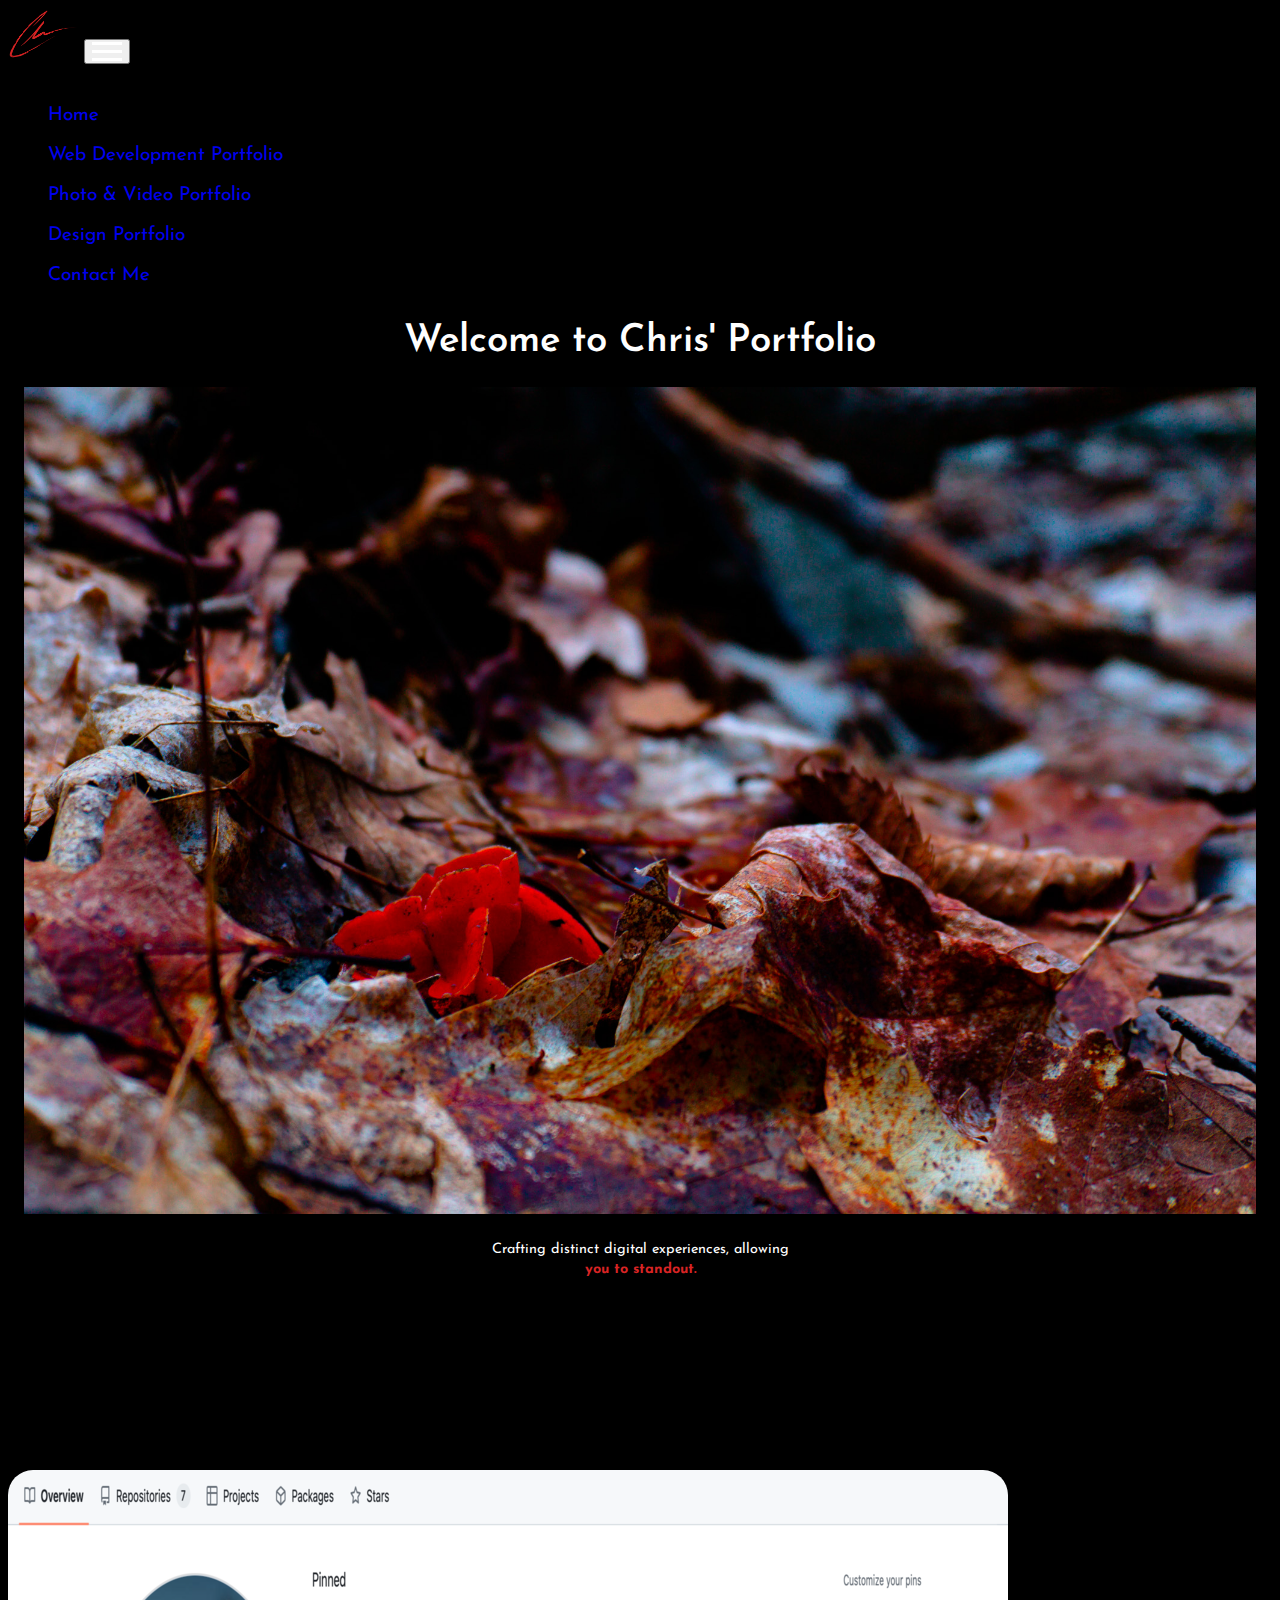
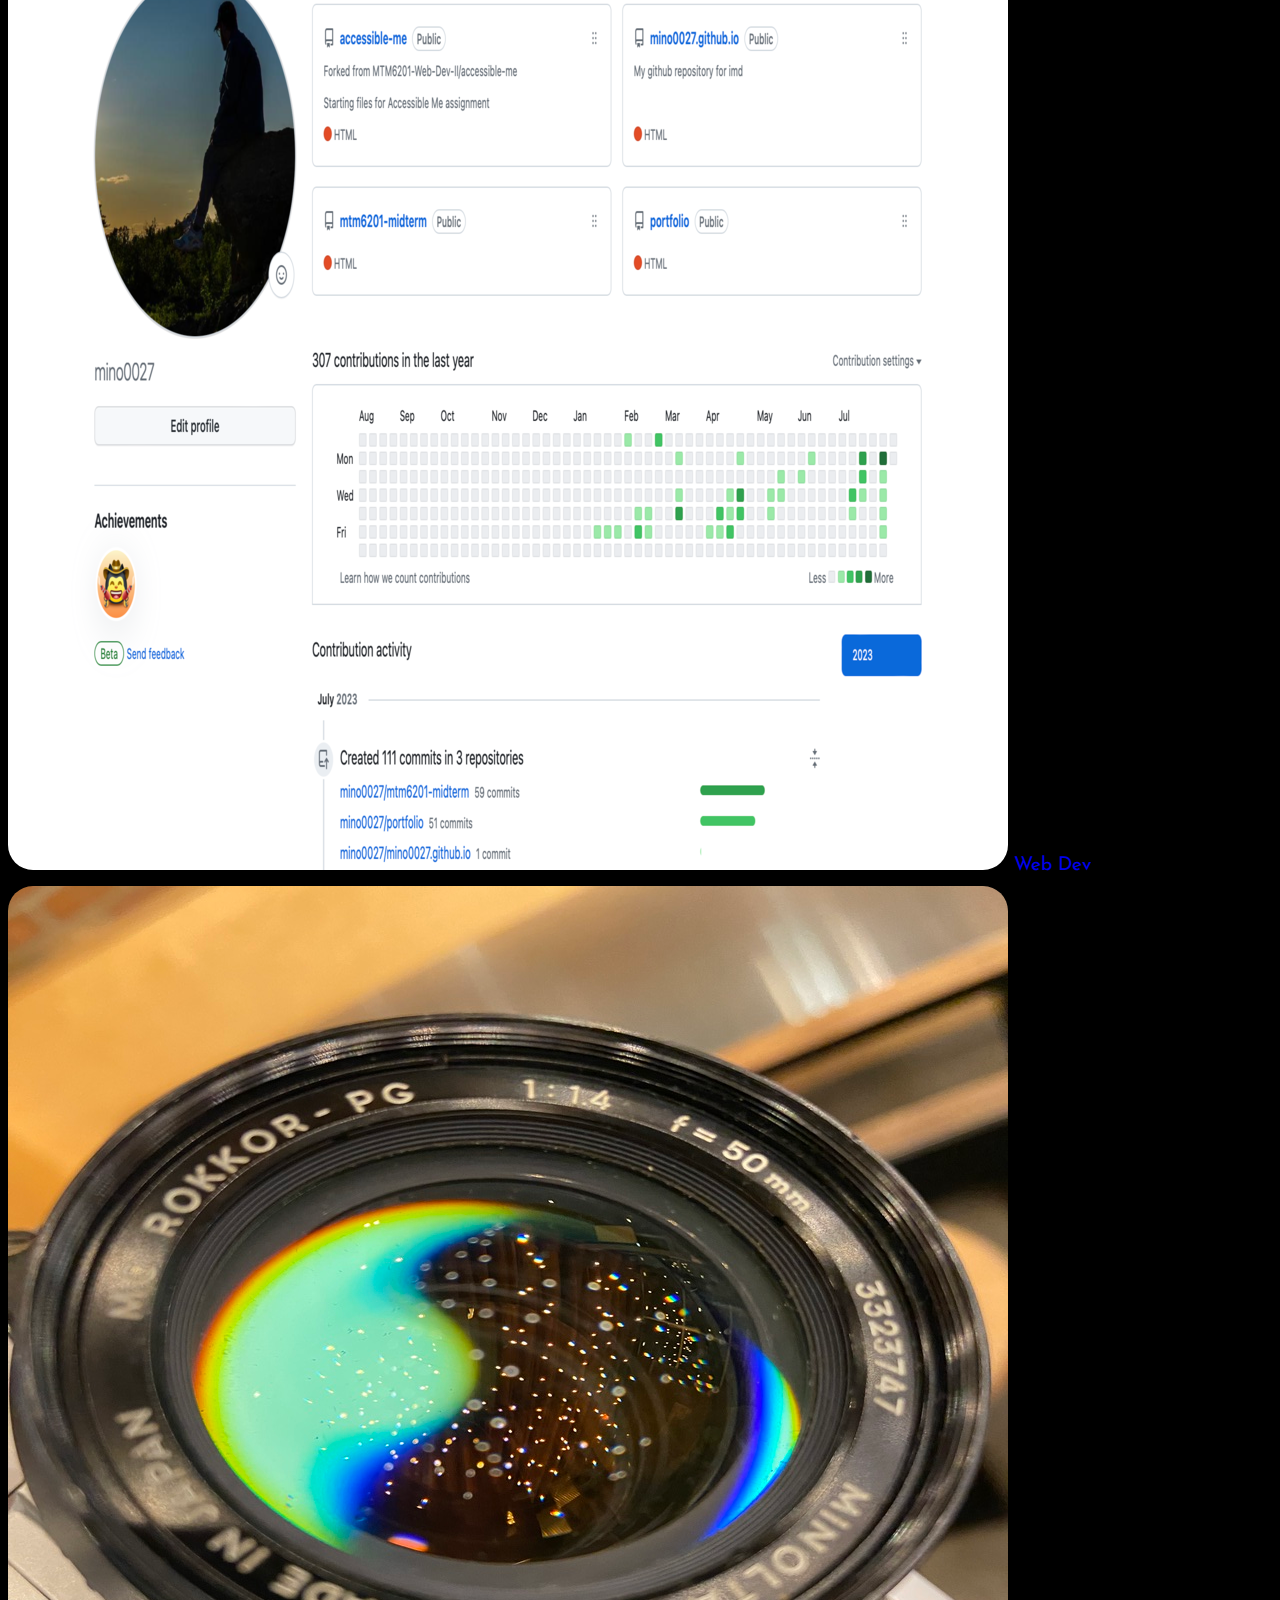
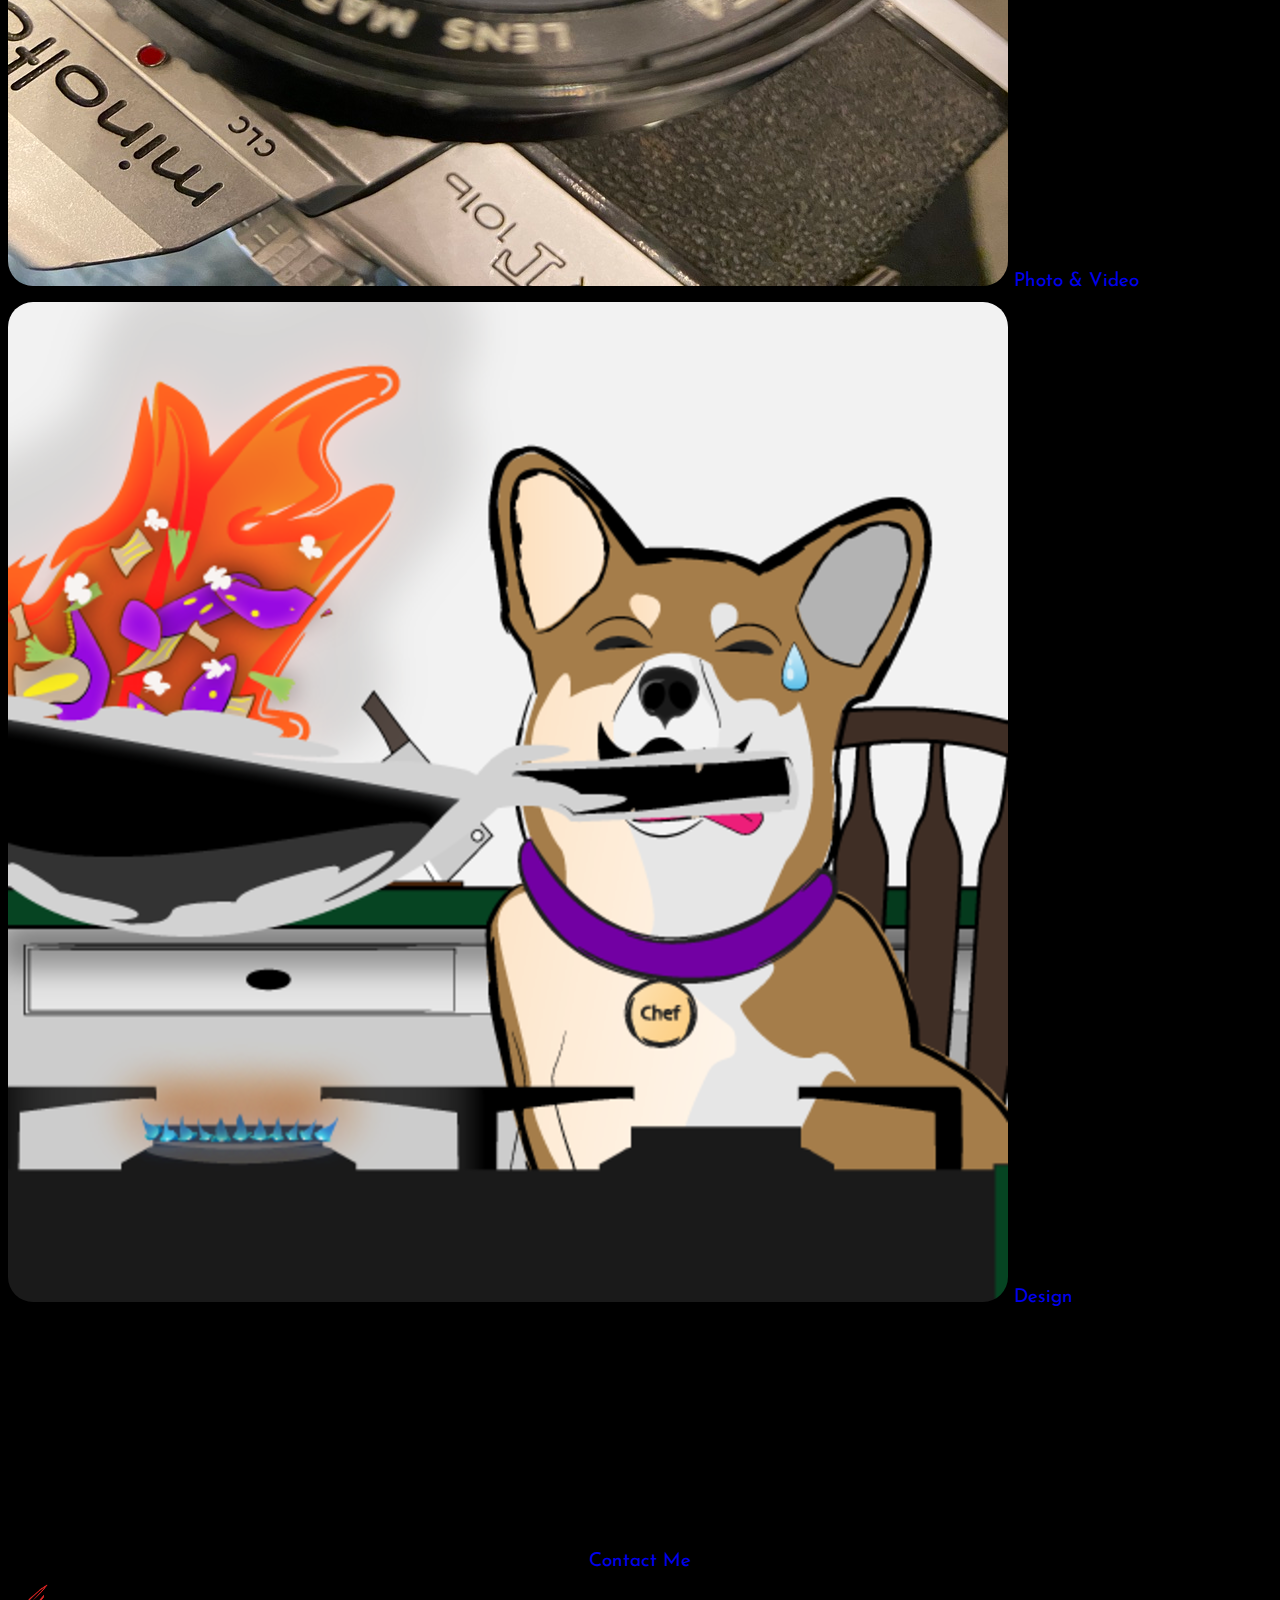
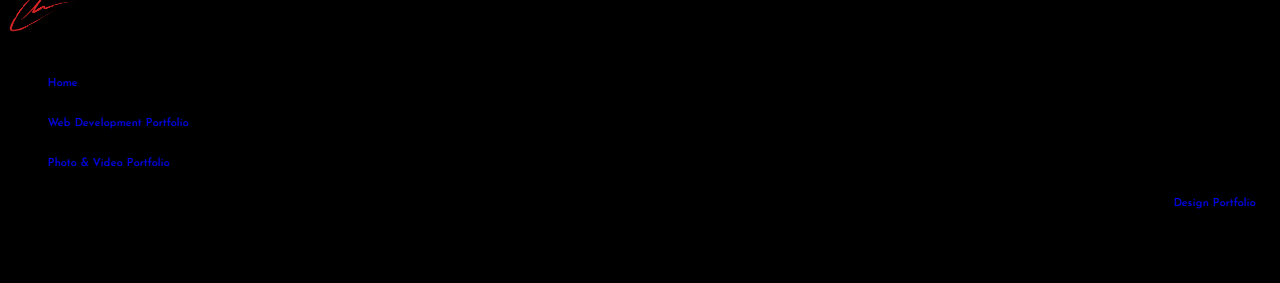
<file: index.html>
<!DOCTYPE html>
<html lang="en">
<head>
    <meta charset="UTF-8">
    <meta name="viewport" content="width=device-width, initial-scale=1.0">
    <link href="https://cdn.jsdelivr.net/npm/bootstrap@5.3.0/dist/css/bootstrap.min.css" rel="stylesheet" integrity="sha384-9ndCyUaIbzAi2FUVXJi0CjmCapSmO7SnpJef0486qhLnuZ2cdeRhO02iuK6FUUVM" crossorigin="anonymous">
    <link rel="preconnect" href="https://fonts.googleapis.com">
    <link rel="preconnect" href="https://fonts.gstatic.com" crossorigin>
    <link href="https://fonts.googleapis.com/css2?family=Alice&family=Josefin+Sans:ital,wght@0,100;0,200;0,300;0,400;0,500;0,600;1,100;1,200;1,300;1,400;1,500;1,600&display=swap" rel="stylesheet">
    <link rel="stylesheet"
    href="https://cdnjs.cloudflare.com/ajax/libs/animate.css/4.1.1/animate.min.css"/>
    <link href="css/main.css" rel="stylesheet">
    <title>Chris Minosora Portfolio</title>
</head>
<body>
  <ul class="skip-links">
    <li><a href="#nav">Skip to main nav</a></li>
    <li><a href="#main">Skip to main content</a></li>
  </ul>
    <nav id="nav" class="navbar navbar-expand-lg" role="navigation">
        <div class="container-fluid">
          <a class="text-white navbar-brand animate__animated animate__tada" href="index.html" aria-label="link to home page">                    
            <img 
            class="logo img-fluid"
            src="images/logo_1091x821.png" 
            alt="designed logo for my portfolio"></a>
          <button class="navbar-toggler text-white collapsed" type="button" data-bs-toggle="collapse" data-bs-target="#navbarNav" aria-controls="navbarNav" aria-expanded="false" aria-label="Toggle navigation">
            <span class="toggler-icon top-bar"></span>
            <span class="toggler-icon middle-bar"></span>
            <span class="toggler-icon bottom-bar"></span>
          </button>
          <div class="collapse navbar-collapse" id="navbarNav">
            <ul class="navbar-nav">
              <li class="nav-item active">
                <a class="nav-link text-danger animate__animated animate__bounce" aria-current="page" href="#">Home</a>
              </li> <!--aria current allows the accessibility user tp know the page theyre on-->
              <li class="nav-item">
                <a class="nav-link text-white" href="webdev.html" aria-label="link to web dev page">Web Development Portfolio</a>
              </li>
              <li class="nav-item">
                <a class="nav-link text-white" href="photography.html" aria-label="link to photo and video page">Photo & Video Portfolio</a>
              </li>
              <li class="nav-item">
                <a class="nav-link text-white" href="design.html" aria-label="link to design page">Design Portfolio</a>
              </li> <!--aria labels (used throughout every link on page) allows accessibility user to know what the link does-->
              <li class="nav-item">
                <a class="nav-link text-white" href="https://docs.google.com/forms/d/e/1FAIpQLSdpJoLG5Jd72EC3zrRH7qX832X0xO9iw9wAME1IFrRc4tsDQA/viewform" target="_blank" aria-label="external link to direct contact page">Contact Me</a>
              </li>
            </ul>
          </div>
        </div>
      </nav>
      <div class="wrapper" id="main" role="main"> <!--aria role main and id main allow accessibility access to main content-->
        <div>
            <header role="banner">
                <h1 class="load"> <!--on load, triggers animations with same class-->
                    Welcome to Chris' Portfolio
                </h1> <!--outlining breakpoints and what images to use on said breakpoints-->
                    <img 
                    class="load img-fluid"
                    srcset="
                    images/distinct_1024x683.jpeg 512w,
                    images/distinct.jpg 992w" 
                    sizes="
                    (min-width:992px) 992px, 100vw"
                    src="images/distinct.jpg" 
                    alt="photo of mushroom in Quebec"> <!--properly optimized images used throughout entire website-->
            </header>
            <p class="paraone animate__animated animate__backInRight animate__slow"> <!--animate_animated required to use any animate.css animations followed by the animatation desired-->
            Crafting distinct digital experiences, allowing
            </p><p class="standout animate__animated animate__bounceInLeft animate__delay-1s animate__slower">you to standout.</p>
        </div>
        <br>
        <div class="animate__animated animate__backInUp animate__slow">
          <p class="paratwo text-white"> <!--example of bootstrap (asking for white text)-->
            Thanks for landing on my portfolio page! The intentions for this website are that is a mobile-first designed site, so feel free to load this up on your phone. However, it has still been respectfully built for desktop!
            Using only CSS & HTML, the goal of this site is to showcase my abilities & potential. Far from a "closing of the chapter" & more of check point. There is plenty more to learn & experiment with.
        </div>
      </div>
        <br>
        <div class="container newbg" role="complementary">
          <div class="row animate__animated animate__fadeIn animate__slower">
            <div class="col-4 text-center"> <!--bootstrap grid utilized here, asking for 3 columns each 4 width wide on a size 12 grid-->
              <img 
              class="img-fluid gridimg"
              srcset="
              images/git_500x500.png 512w,
              images/git_1000x1000.png 992w"
              sizes="
              (min-width:992px) 992px, 100vw"
              src="git_1000x1000.png" 
              alt="github profile for chris">
              <a class="gridas text-danger" href="webdev.html" target="_blank" aria-label="link to web dev page">Web Dev</a>
            </div>
            <div class="col-4 text-center">
              <img 
              class="img-fluid gridimg"
              srcset="
              images/photo_500x500.jpeg 512w,
              images/photo_1000x1000.jpeg 992w"
              sizes="
              (min-width:992px) 992px, 100vw"
              src="photo_1000x1000.jpeg" 
              alt="photo of minolta film camera lens in ottawa">
              <a class="gridas text-danger" href="photography.html" target="_blank" aria-label="link to photo and video page">Photo & Video</a>
            </div>
            <div class="col-4 text-center">
              <img 
              class="img-fluid gridimg"
              srcset="
              images/avatar_512x512.png 512w,
              images/avatar_1000x1000.png 992w"
              sizes="
              (min-width:992px) 992px, 100vw"
              src="avatar_1000x1000.png" 
              alt="adobe illustration of a cartoony dog cooking">
              <a class="gridas text-danger" href="design.html" target="_blank" aria-label="link to design page">Design</a>
            </div>
          </div>
        </div>
      <br>
      <div class="wrapper">
        <div>
          <p class="parathree text-white animate__animated animate__zoomInUp animate__slower text-center">
            My biggest passions are list here, being Web Development, Photo & Video, and implementing the previous two and designing them.
          </p>
        </div>
        <br>
        <div>
            <h2 class="text-white animate__animated animate__fadeInDown text-center animate__slower">After viewing my portfolio click here to get in touch!</h2>
              <a class="btn text-danger btn-outline-danger animate__animated animate__rubberBand" role="button" target="_blank" href="https://docs.google.com/forms/d/e/1FAIpQLSdpJoLG5Jd72EC3zrRH7qX832X0xO9iw9wAME1IFrRc4tsDQA/viewform" aria-label="external link to direct contact page">Contact Me</a>
        </div>
      </div>
      <footer role="contentinfo"> <!--this area is a smaller nav to allow user to get somewhere from the bottom of a page-->
        <nav class="navbar navbar-expand">
          <div class="container-fluid">
            <a class="text-white navbar-brand" href="index.html" aria-label="link to home page">            
              <img 
              class="logo img-fluid"
              src="images/logo_1091x821.png" 
              alt="designed logo for my portfolio"></a>
            <div class="collapse navbar-collapse">
              <ul class="navbar-nav">
                <li class="nav-item active">
                  <a class="nav-link text-danger animate__animated animate__bounce" aria-current="page" href="#" >Home</a>
                </li> <!--aria current allows the accessibility user tp know the page theyre on-->
                <li class="nav-item">
                  <a class="nav-link text-white" href="webdev.html" aria-label="link to web dev page">Web Development Portfolio</a>
                </li>
                <li class="nav-item">
                  <a class="nav-link text-white" href="photography.html" aria-label="link to photo and video page">Photo & Video Portfolio</a>
                </li>
                <li class="nav-item">
                  <a class="nav-link text-white" href="design.html" aria-label="link to design page">Design Portfolio</a>
                </li>
              </ul>
            </div>
            <div class="copyright text-danger">
              <p>
                &copy; Copyright minosora 2024
              </p>
            </div>
          </div>
        </nav>
      </footer>
    <script src="https://cdn.jsdelivr.net/npm/bootstrap@5.3.0/dist/js/bootstrap.bundle.min.js" integrity="sha384-geWF76RCwLtnZ8qwWowPQNguL3RmwHVBC9FhGdlKrxdiJJigb/j/68SIy3Te4Bkz" crossorigin="anonymous"></script>
</body>
</html>
</file>
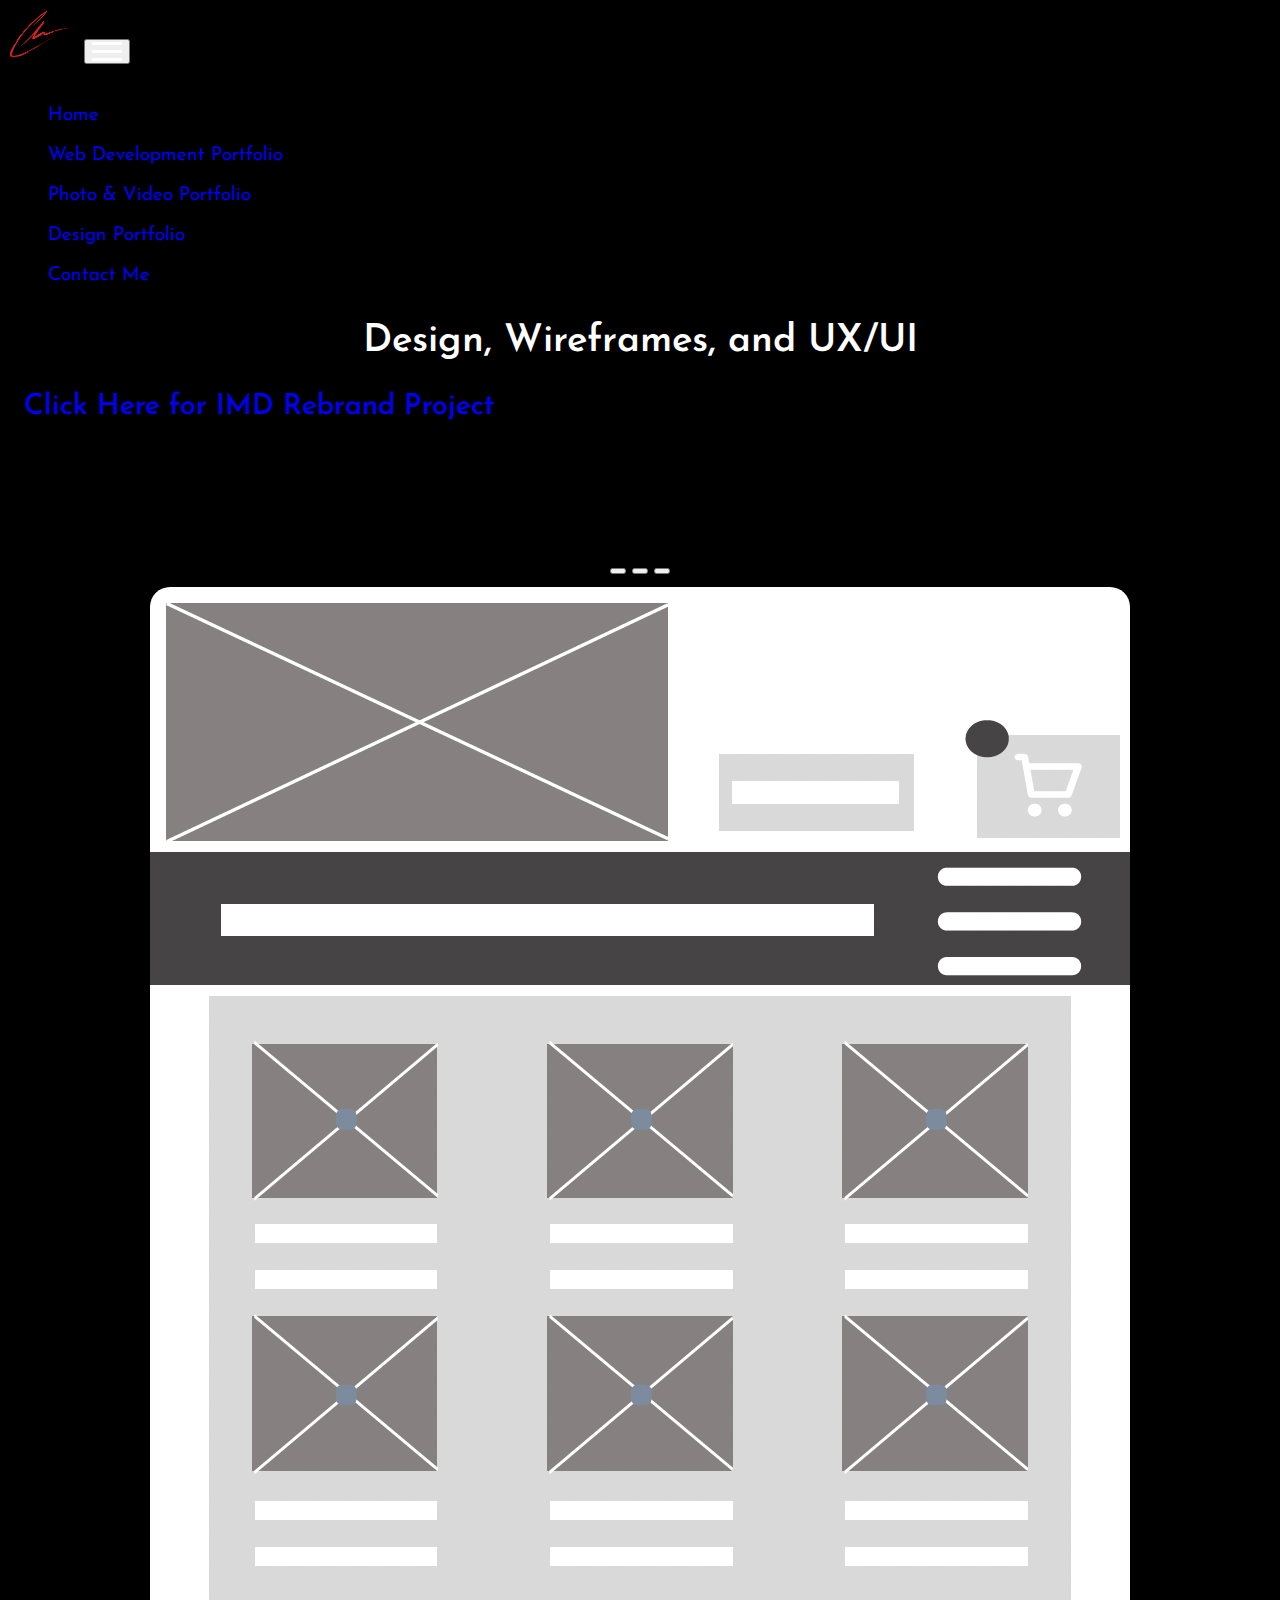
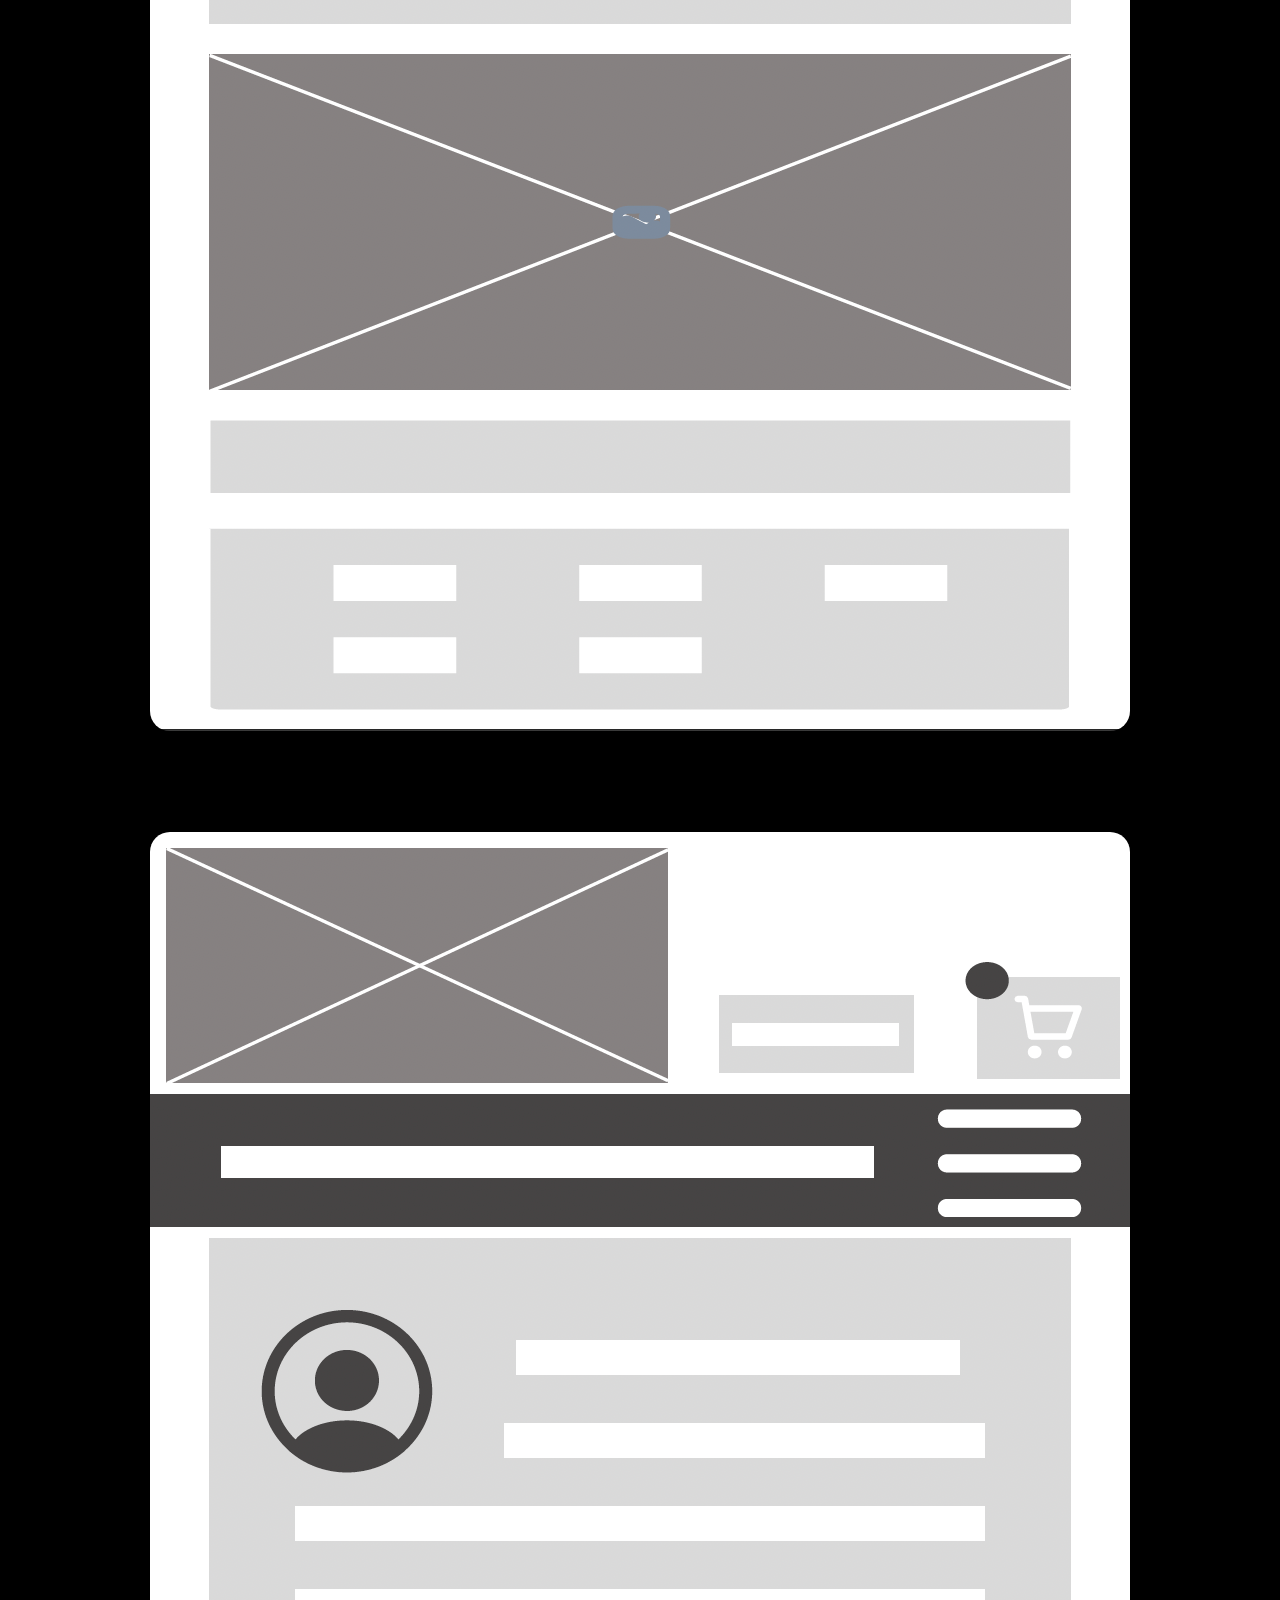
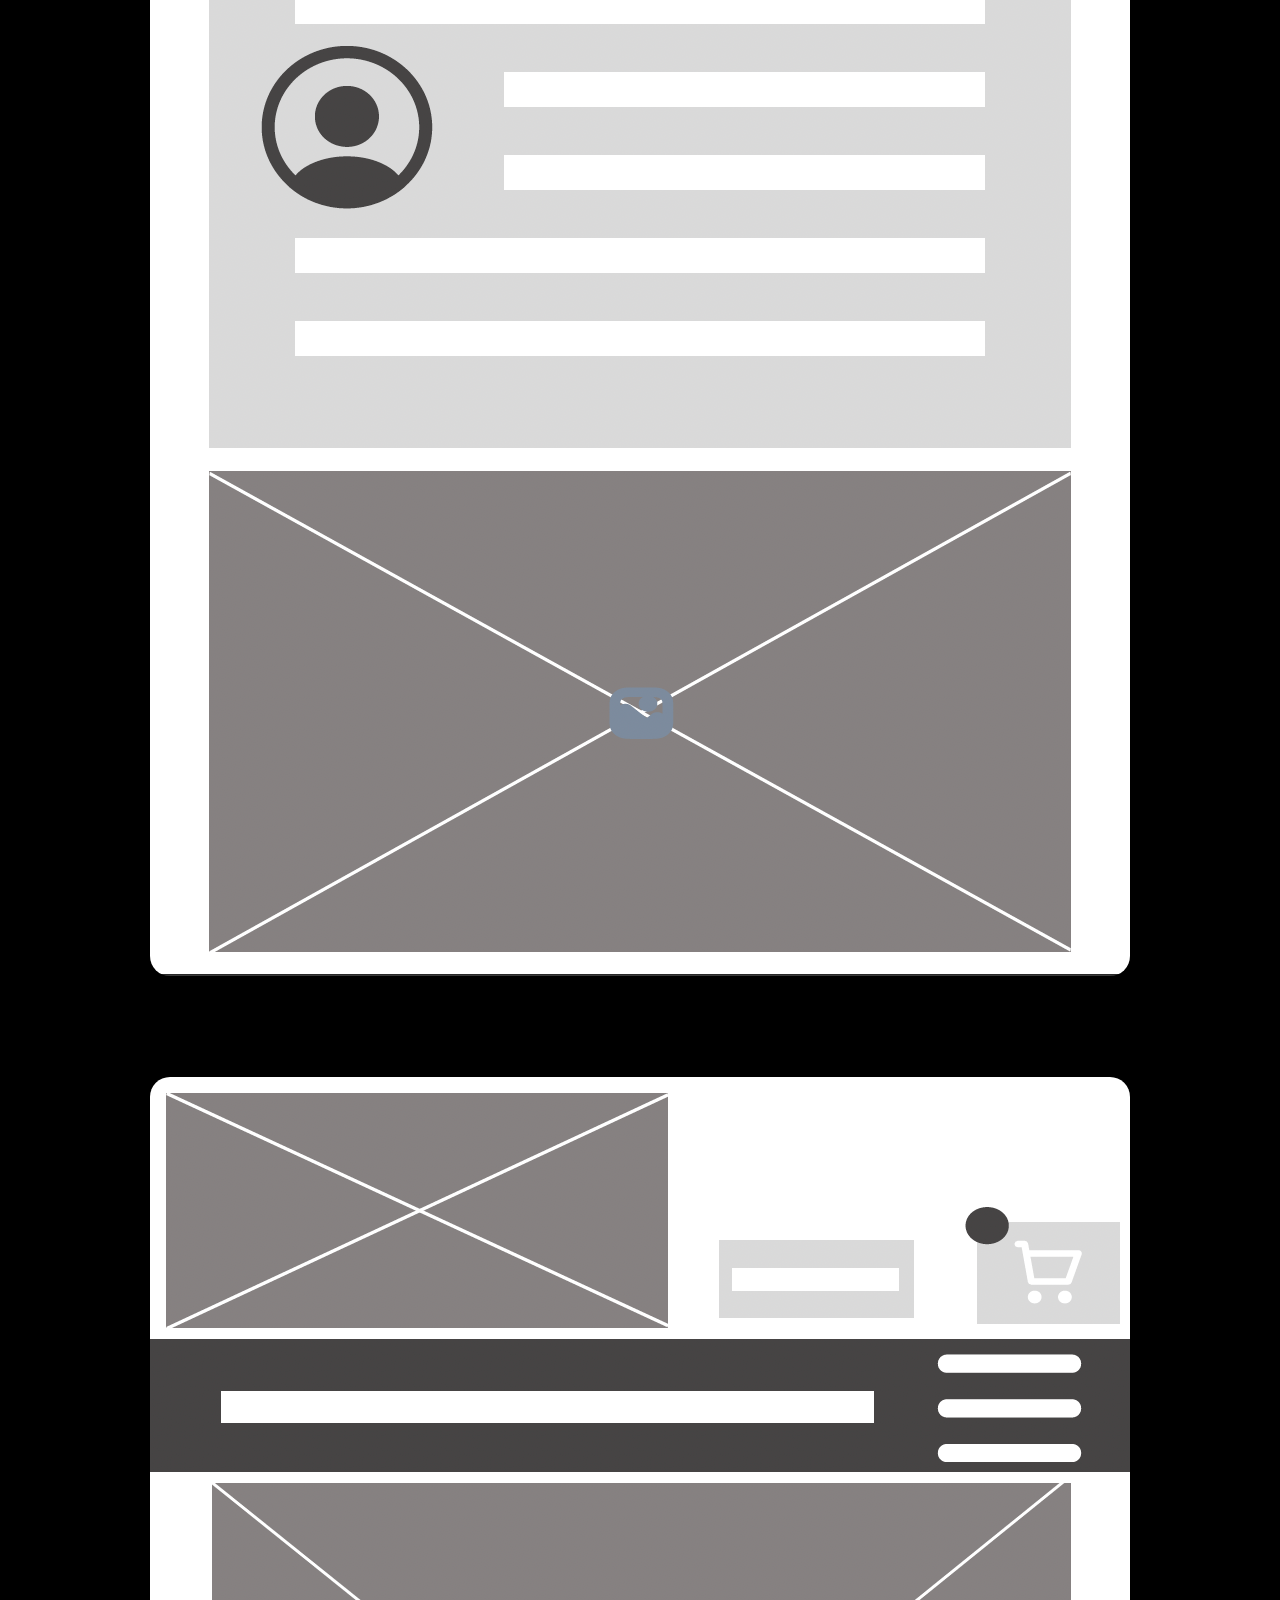
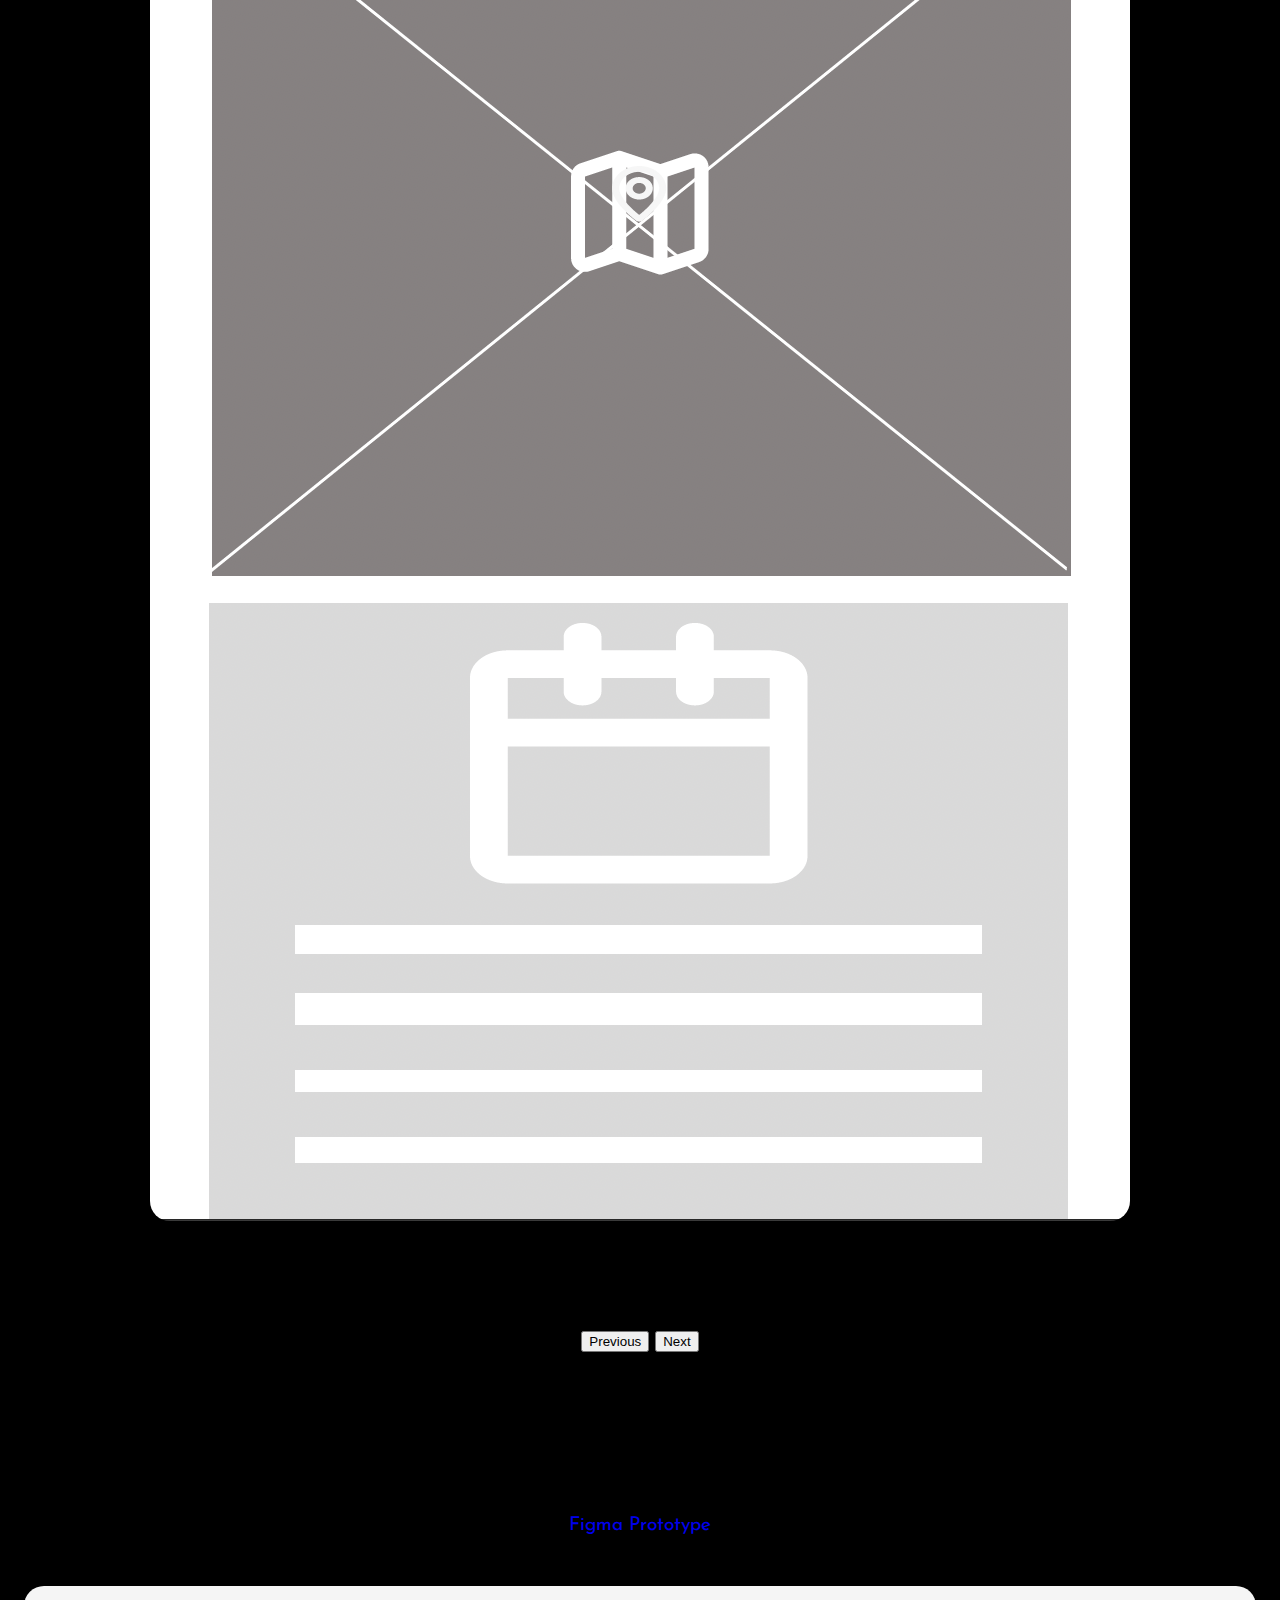
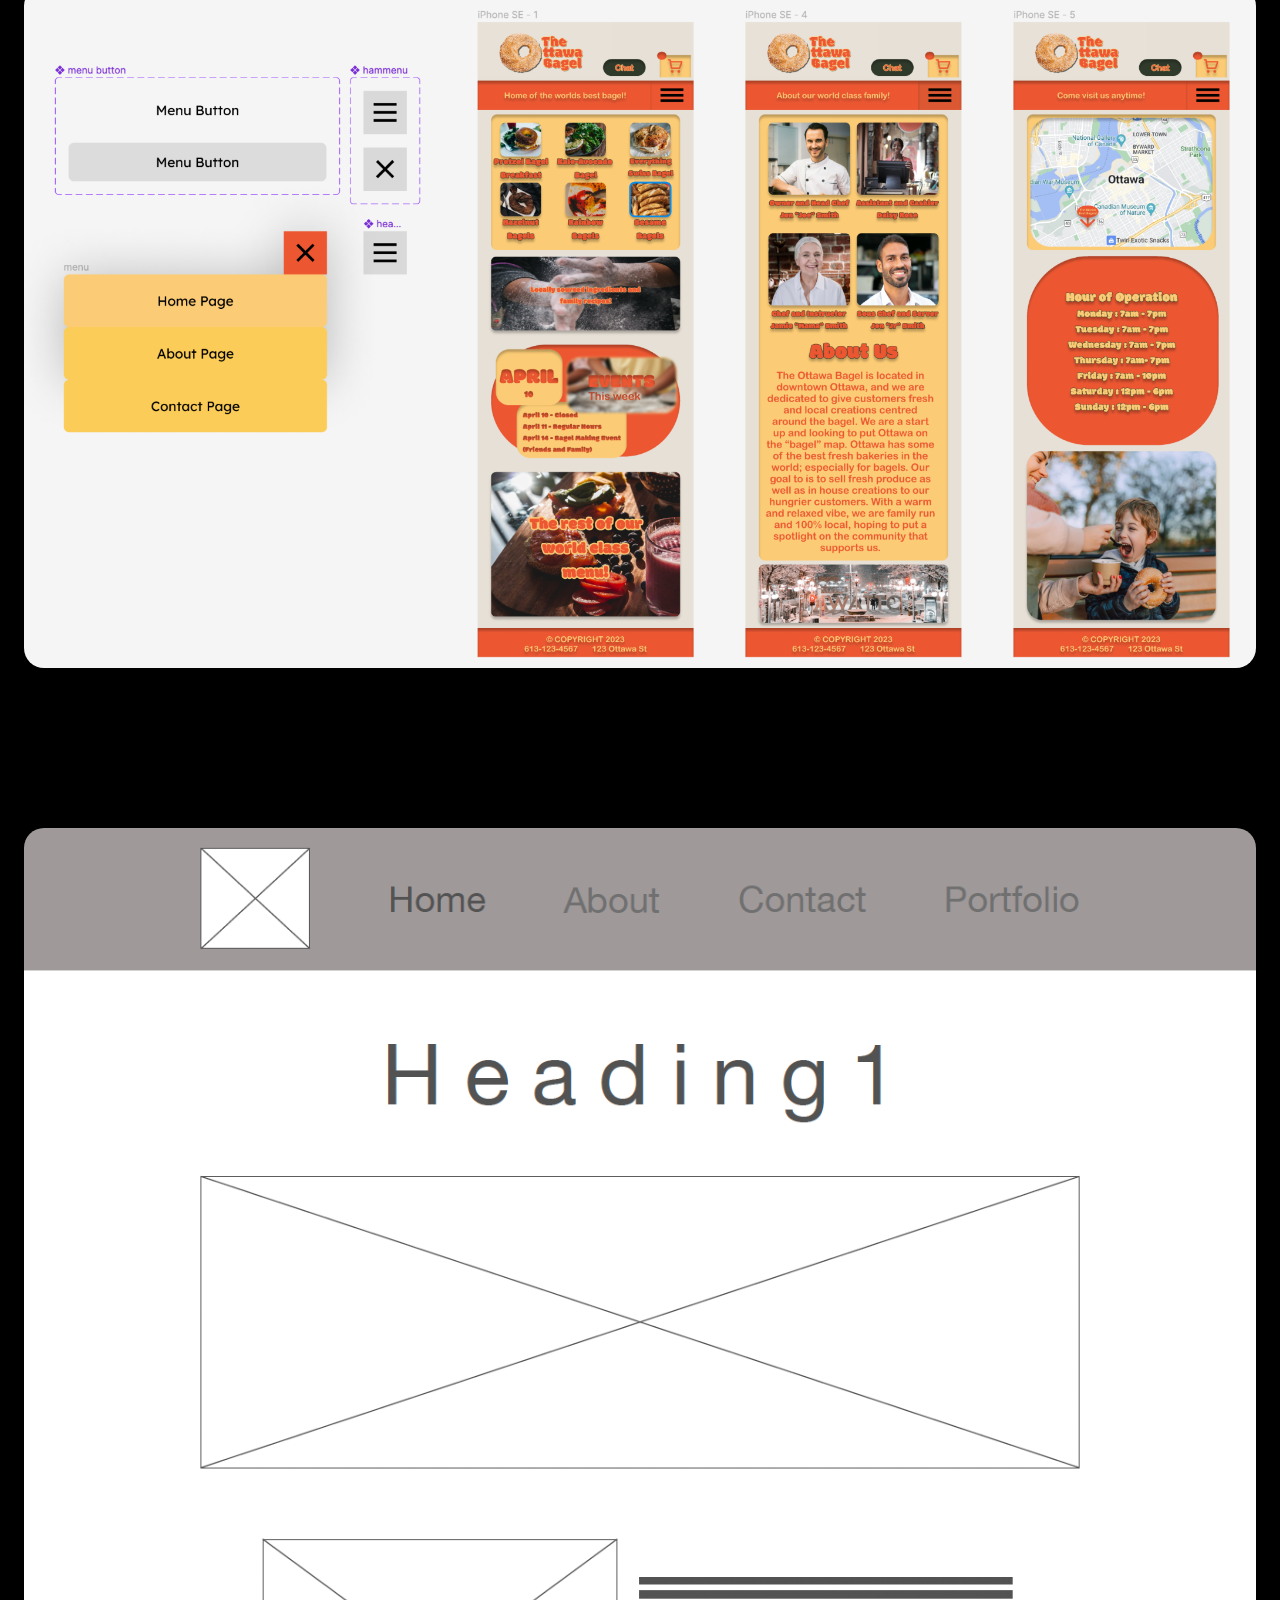
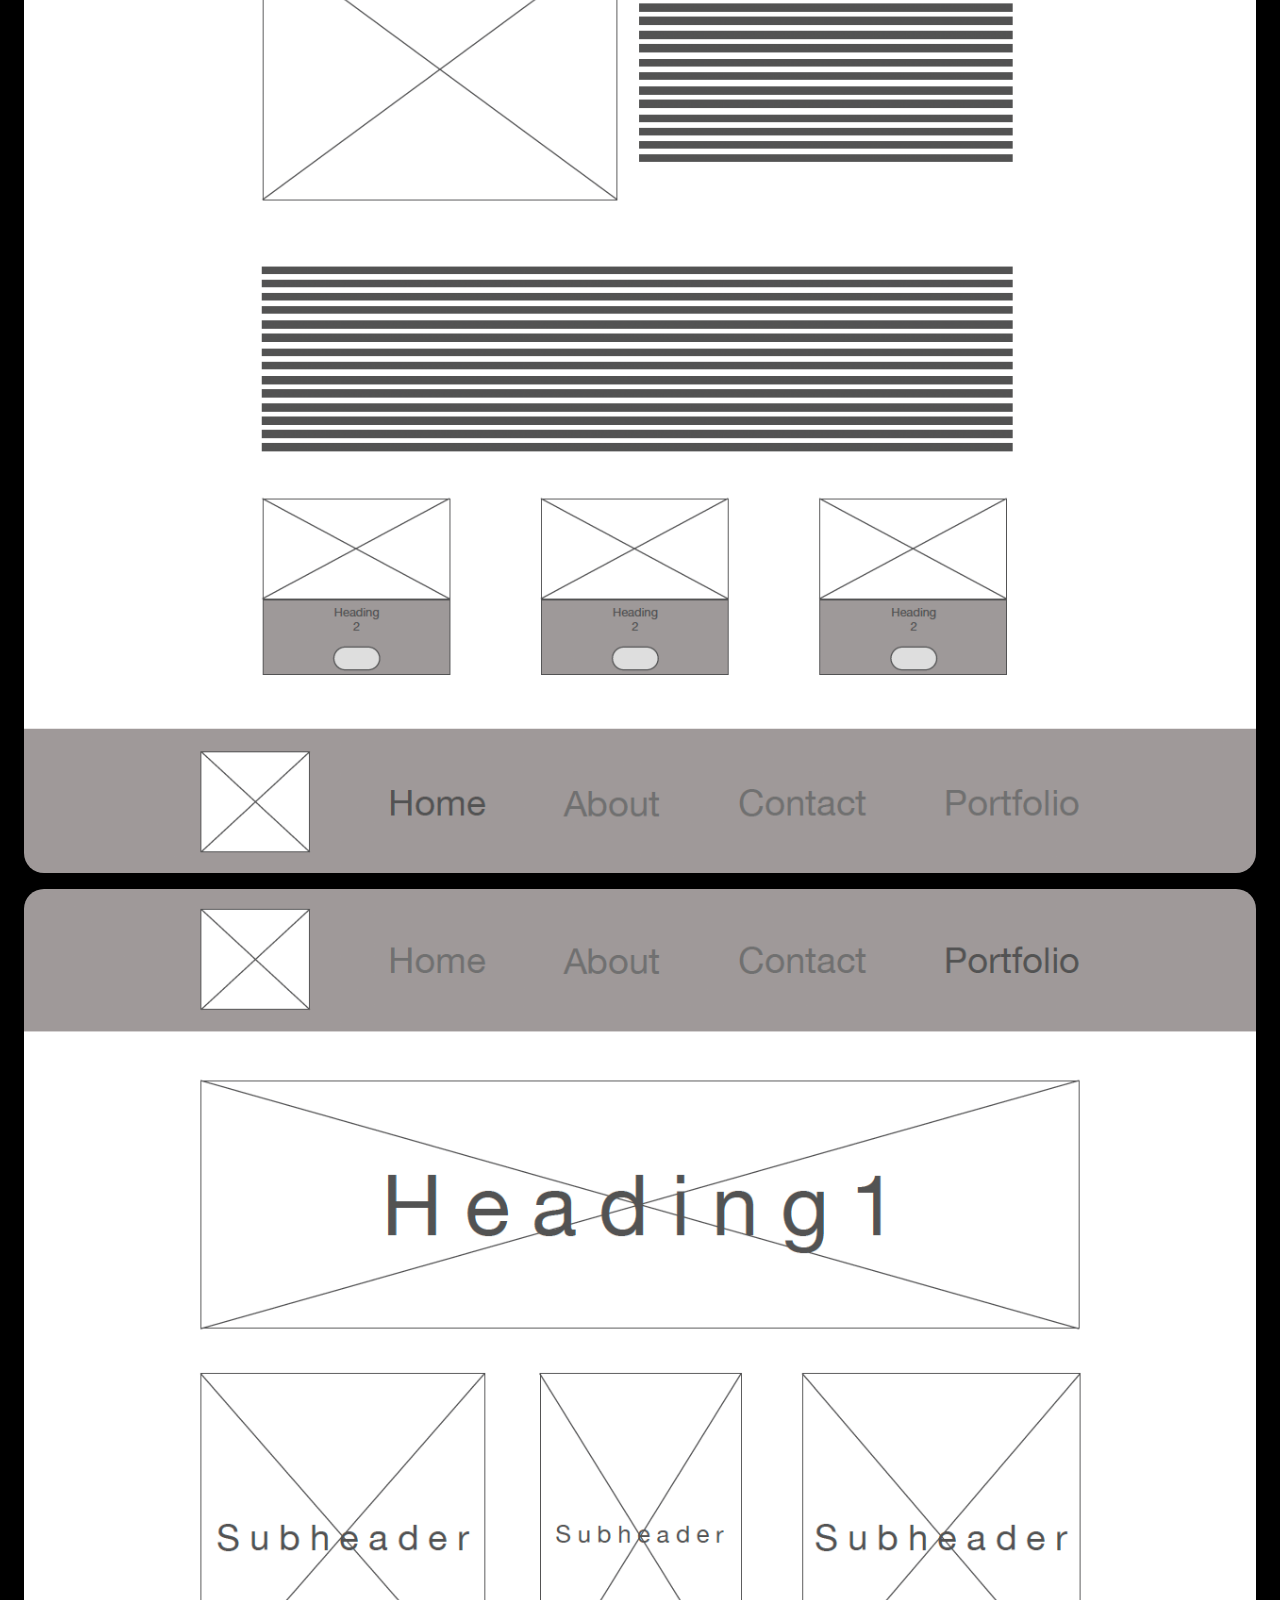
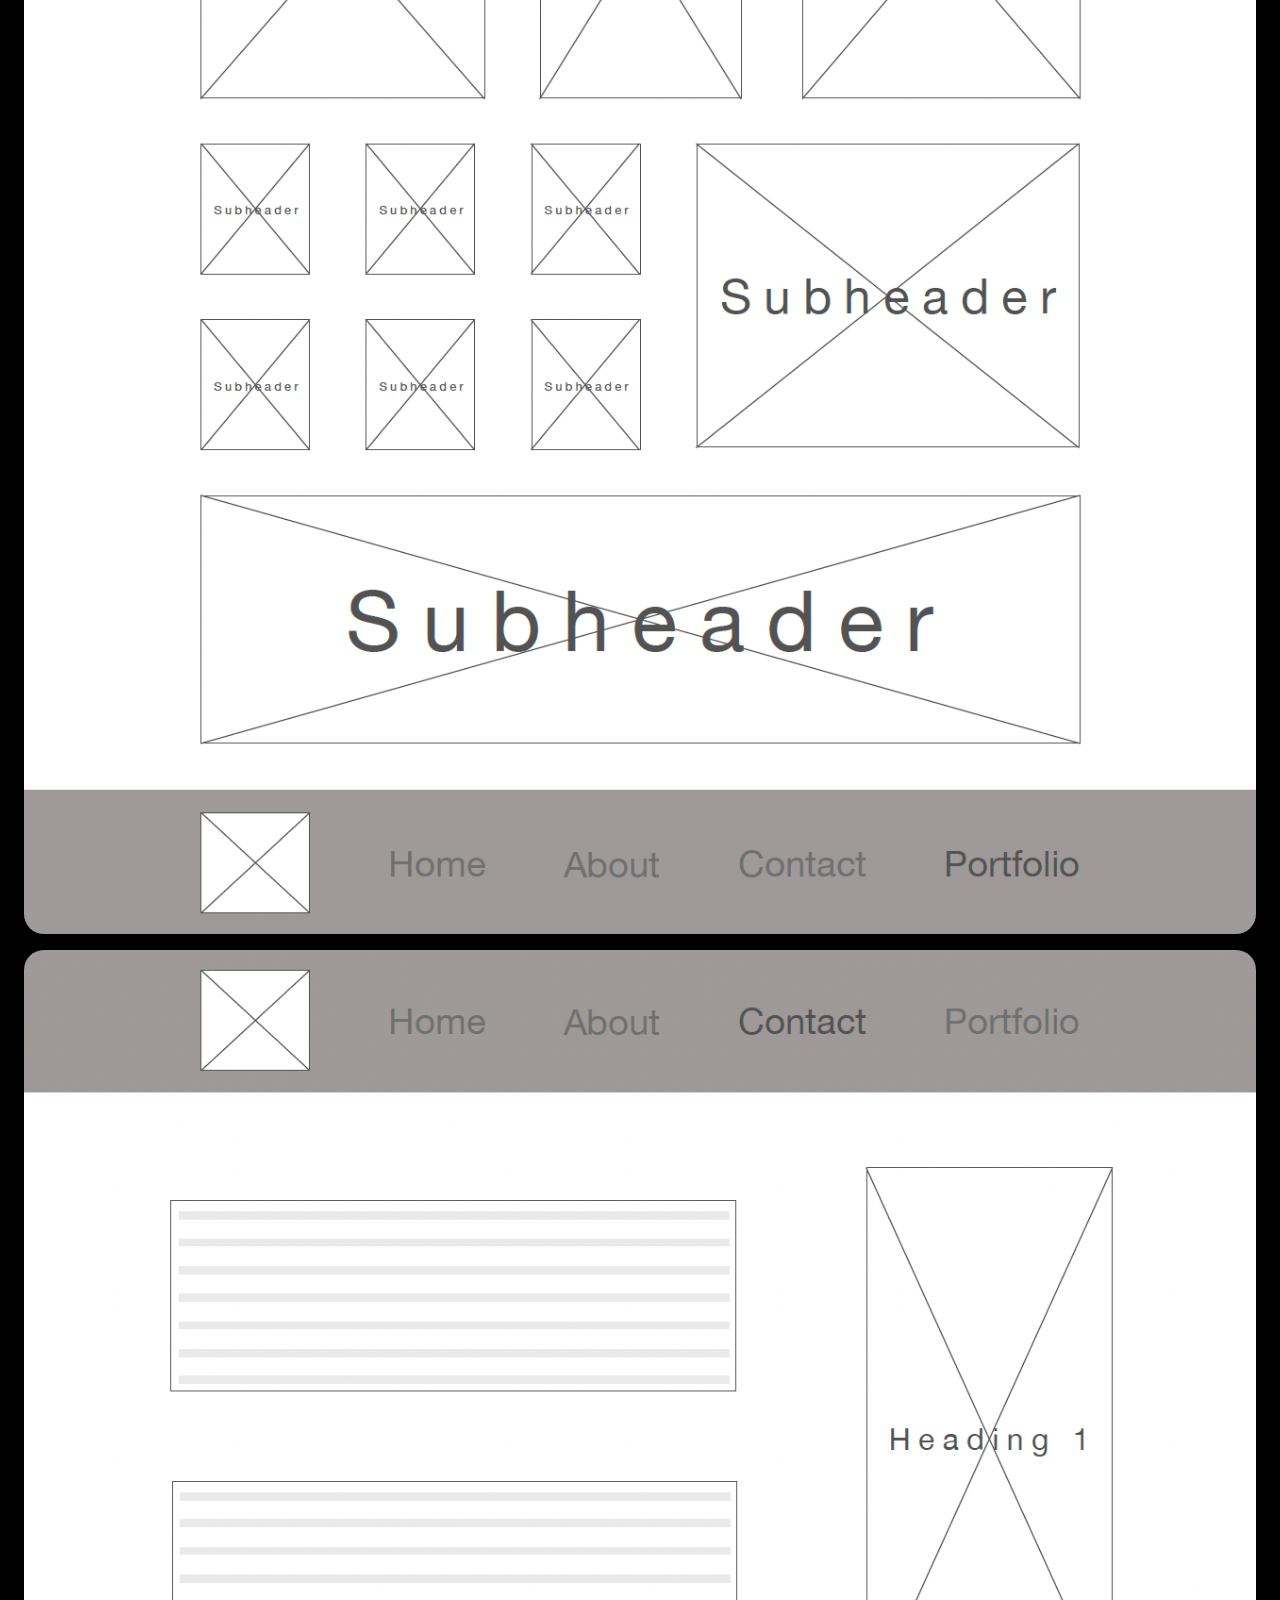
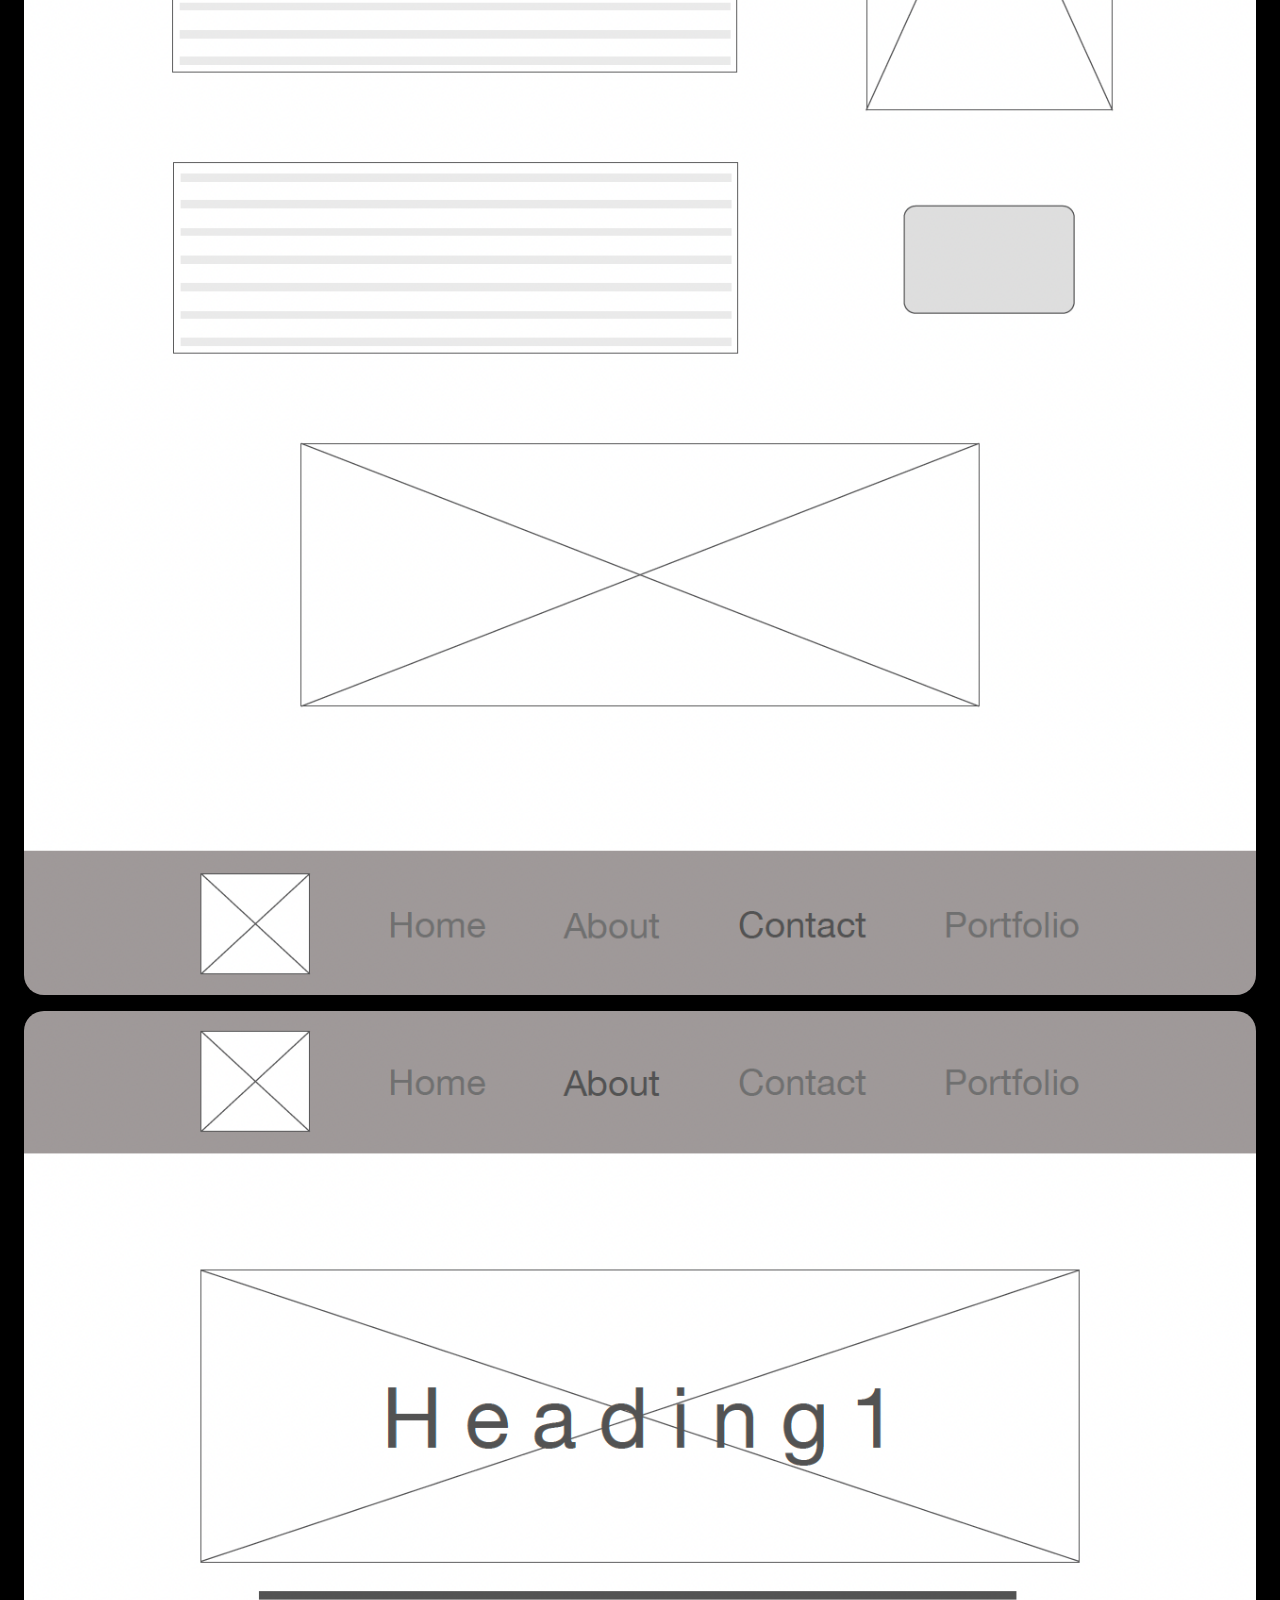
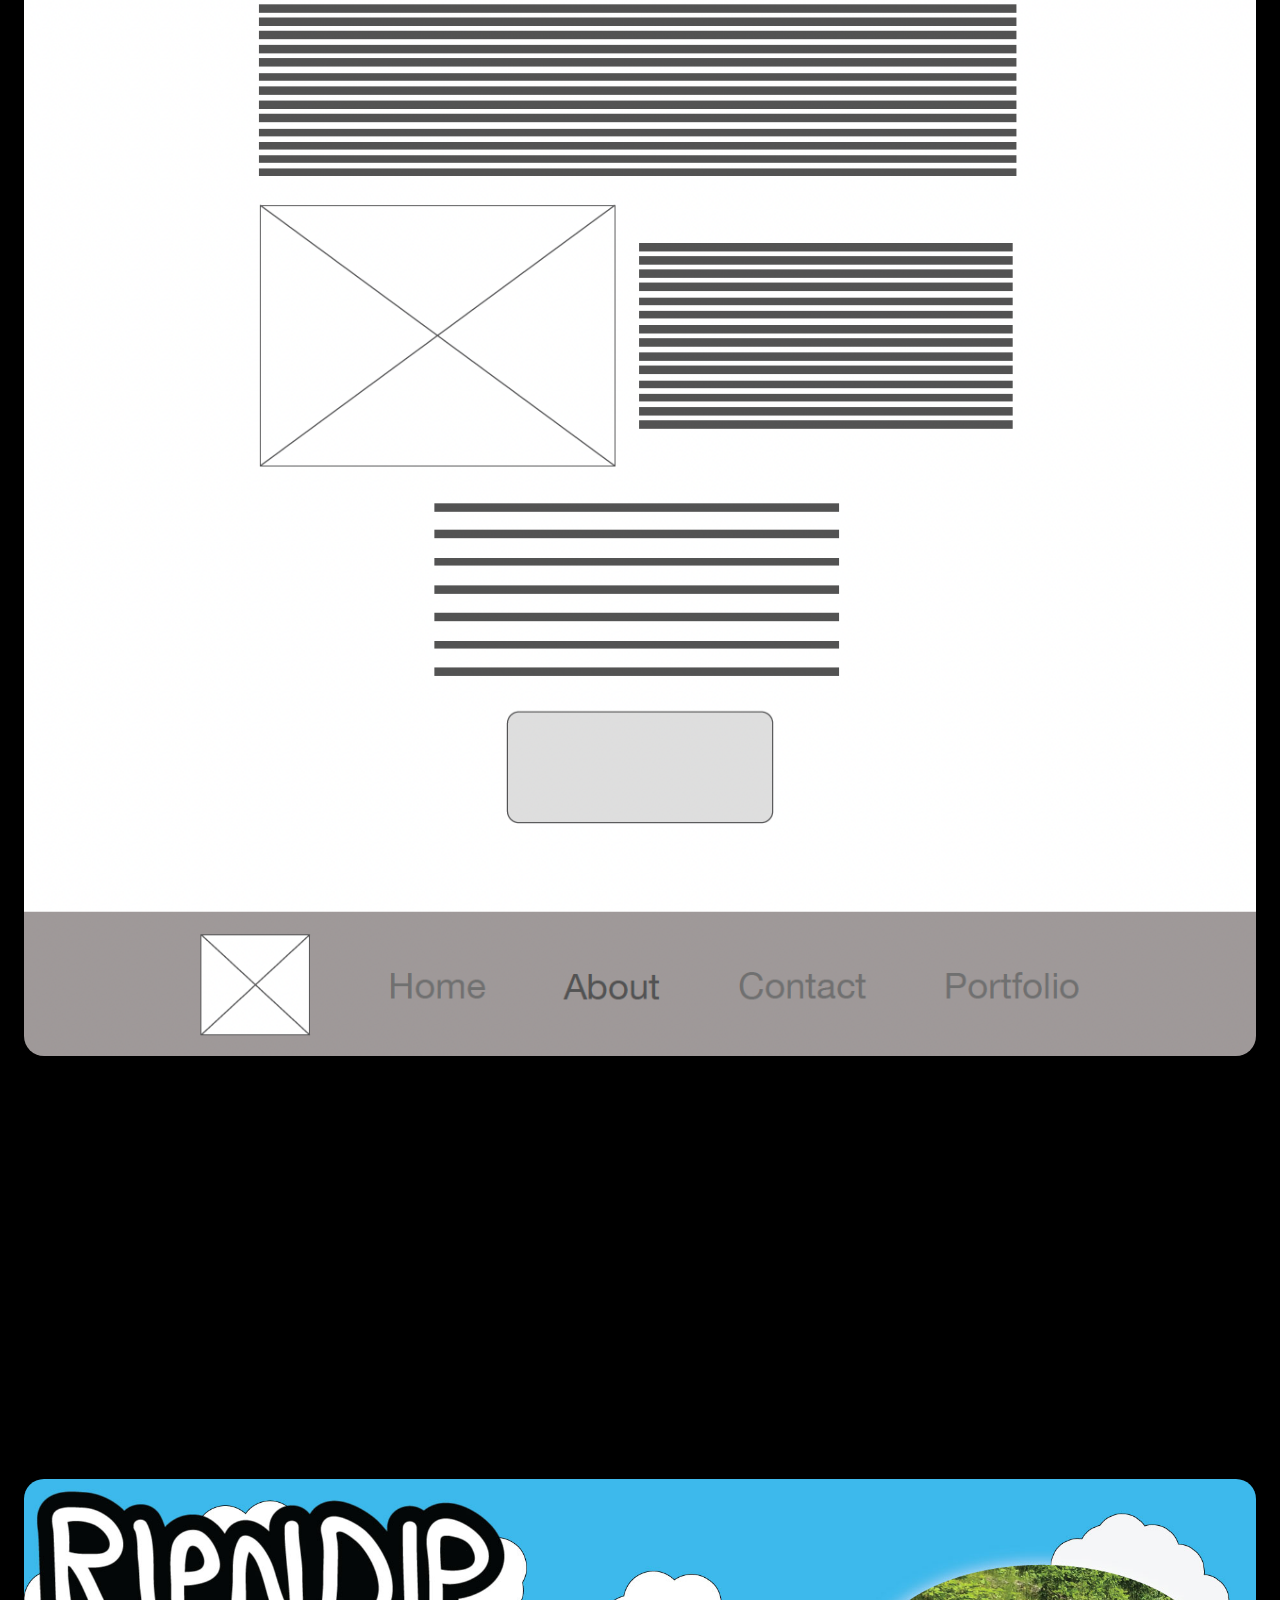
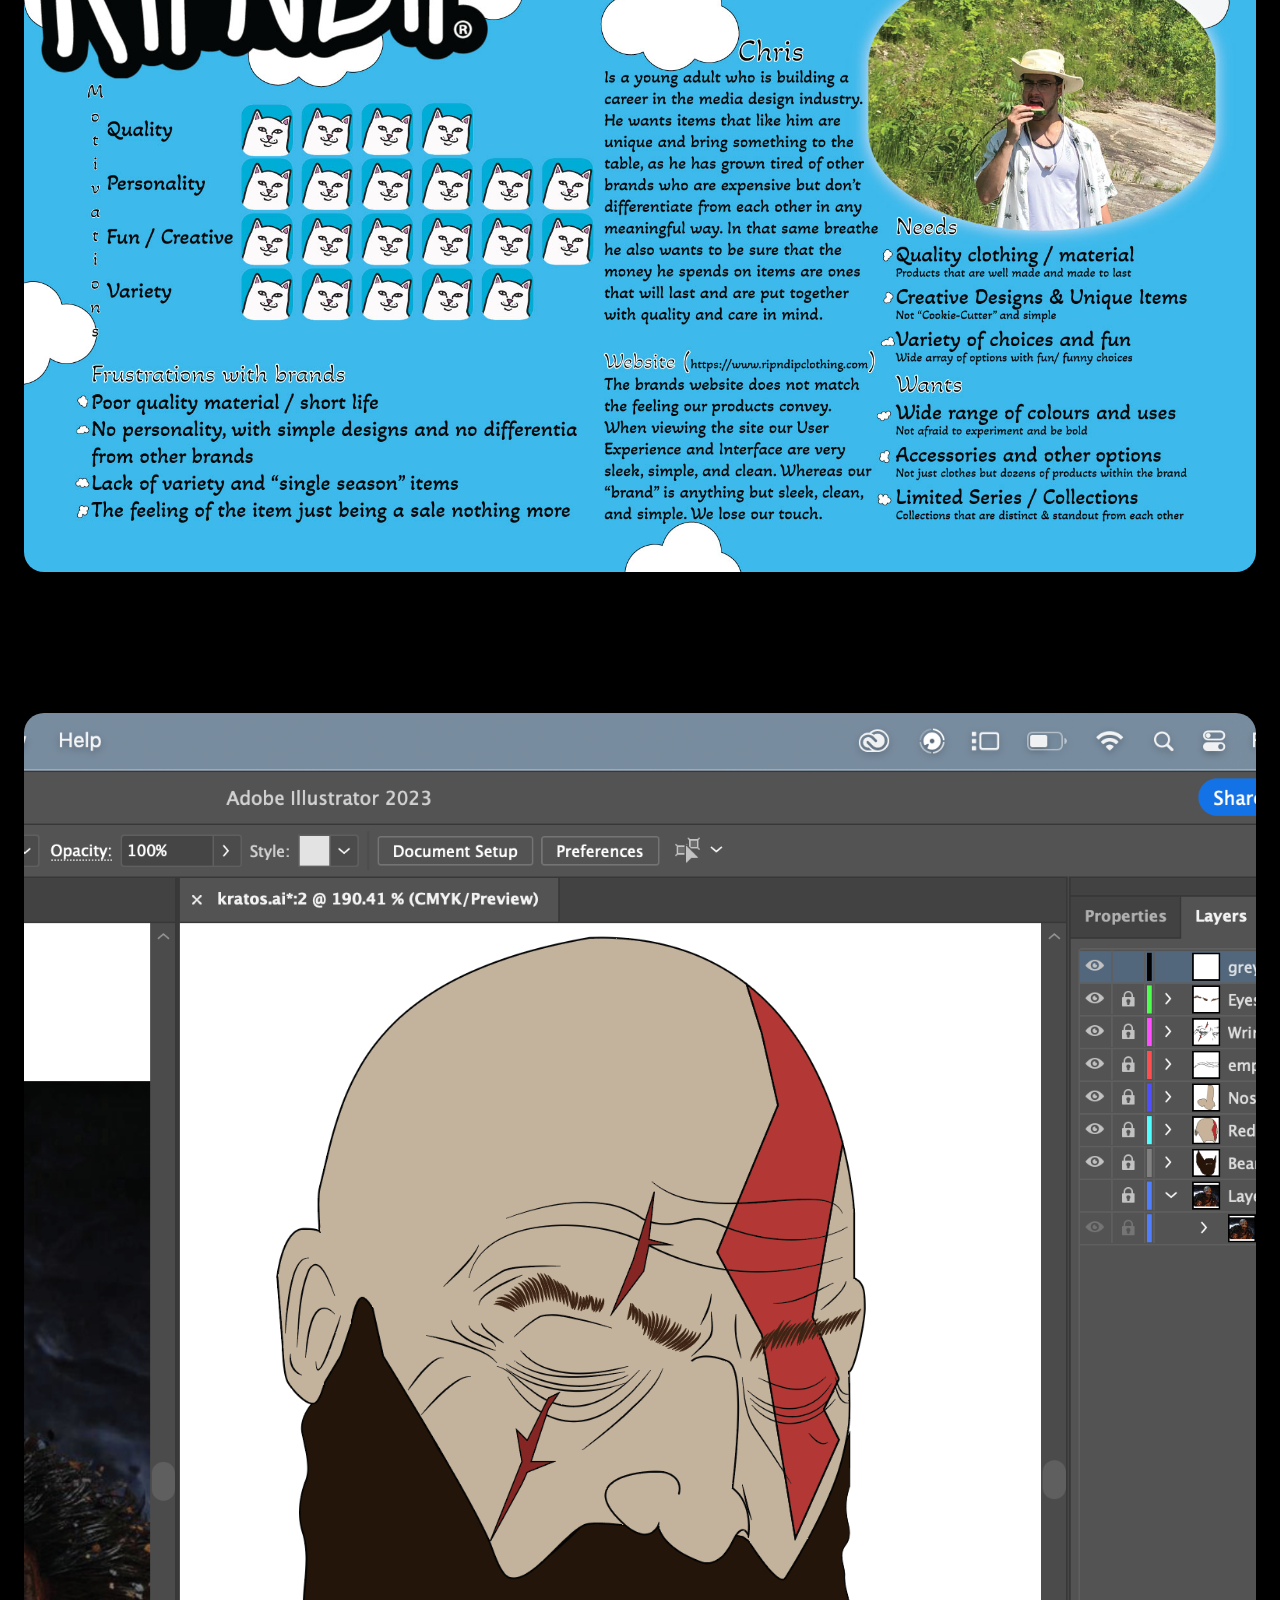
<file: design.html>
<!DOCTYPE html>
<html lang="en">
<head>
    <meta charset="UTF-8">
    <meta name="viewport" content="width=device-width, initial-scale=1.0">
    <link
    rel="stylesheet"
    href="https://cdnjs.cloudflare.com/ajax/libs/animate.css/4.1.1/animate.min.css"/>
    <link href="https://cdn.jsdelivr.net/npm/bootstrap@5.3.0/dist/css/bootstrap.min.css" rel="stylesheet" integrity="sha384-9ndCyUaIbzAi2FUVXJi0CjmCapSmO7SnpJef0486qhLnuZ2cdeRhO02iuK6FUUVM" crossorigin="anonymous">
    <link rel="preconnect" href="https://fonts.googleapis.com">
    <link rel="preconnect" href="https://fonts.gstatic.com" crossorigin>
    <link href="https://fonts.googleapis.com/css2?family=Alice&family=Josefin+Sans:ital,wght@0,100;0,200;0,300;0,400;0,500;0,600;1,100;1,200;1,300;1,400;1,500;1,600&display=swap" rel="stylesheet">
    <link href="css/main.css" rel="stylesheet">
    <title>Document</title>
</head>
<body>
  <ul class="skip-links">
    <li><a href="#nav">Skip to main nav</a></li>
    <li><a href="#main">Skip to main content</a></li>
  </ul>
    <nav role="navigation" class="navbar navbar-expand-lg" id="nav">
        <div class="container-fluid">
          <a class="text-white navbar-brand" href="index.html">
            <img 
            class="logo img-fluid"
            src="images/logo_1091x821.png" 
            alt="designed logo for my portfolio" aria-label="link to home page">
          </a>
          <button class="navbar-toggler text-white collapsed" type="button" data-bs-toggle="collapse" data-bs-target="#navbarNav" aria-controls="navbarNav" aria-expanded="false" aria-label="Toggle navigation">
            <span class="toggler-icon top-bar"></span>
            <span class="toggler-icon middle-bar"></span>
            <span class="toggler-icon bottom-bar"></span>
          </button>
          <div class="collapse navbar-collapse" id="navbarNav">
            <ul class="navbar-nav">
              <li class="nav-item">
                <a class="nav-link text-white" href="index.html" aria-label="link to home page">Home</a>
              </li>
              <li class="nav-item">
                <a class="nav-link text-white" href="webdev.html" aria-label="link to web dev page">Web Development Portfolio</a>
              </li>
              <li class="nav-item">
                <a class="nav-link text-white" href="photography.html" aria-label="link to photo and video page">Photo & Video Portfolio</a>
              </li>
              <li class="nav-item">
                <a class="animate__animated animate__bounce nav-link active text-danger" aria-current="page" href="#">Design Portfolio</a>
              </li> <!--aria current allows the accessibility user tp know the page theyre on-->
              <li class="nav-item"> <!--aria labels (used throughout every link on page) allows accessibility user to know what the link does-->
                <a class="nav-link text-white" href="https://docs.google.com/forms/d/e/1FAIpQLSdpJoLG5Jd72EC3zrRH7qX832X0xO9iw9wAME1IFrRc4tsDQA/viewform" target="_blank" aria-label="external link to direct contact page">Contact Me</a>
              </li>
            </ul>
          </div>
        </div>
      </nav>
      <div role="main" id="main" class="wrapper"> <!--aria role main and id main allow accessibility access to main content-->
        <header>
          <h1 role="heading">
            Design, Wireframes, and UX/UI
          </h1>
          <a class="text-danger latestDesignBut" target="_blank" href="https://algonquinlivecom.sharepoint.com/:f:/t/F24_MTM6460_030/EvYv9Xiwf11Bg63yCZ99g1UBPR1uO9Jd9ihCmvCQCxU-_g?e=iXCXhZ">
            <h2 class="text-danger text-center latestDesign">Click Here for IMD Rebrand Project</h2>
          </a>
          <h2 class="text-center text-danger">
            Lo-Fidelity Wireframe for a Cafe in Ottawa
          </h2>
        </header>
          <div id="carouselExampleIndicators" class="carousel slide">
            <div class="carousel-indicators">
              <button type="button" data-bs-target="#carouselExampleIndicators" data-bs-slide-to="0" class="active" aria-current="true" aria-label="Slide 1"></button>
              <button type="button" data-bs-target="#carouselExampleIndicators" data-bs-slide-to="1" aria-label="Slide 2"></button>
              <button type="button" data-bs-target="#carouselExampleIndicators" data-bs-slide-to="2" aria-label="Slide 3"></button>
            </div>
            <div class="carousel-inner">
              <div class="carousel-item active">
                <img 
                class="img-fluid borderclass"
                srcset="
                images/bfh_654x1164.png 512w,
                images/bfh_980x1744.png 992w"
                sizes="
                (min-width:992px) 992px, 100vw"
                src="images/bfh_980x1744.png" 
                alt="lofi wireframe designed for a bakery or restaurant and their own custom mobile website in ottawa">
                <div class="carousel-caption text-danger">
                  <h3>
                    Home Page Wireframe
                  </h3>
                </div>
              </div>
              <div class="carousel-item">
                <img 
                class="img-fluid borderclass"
                srcset="
                images/bfa_654x1164.png 512w,
                images/bfa_980x1744.png 992w"
                sizes="
                (min-width:992px) 992px, 100vw"
                src="images/bfa_980x1744.png" 
                alt="lofi wireframe designed for a bakery or restaurant and their own custom mobile website in ottawa">
                <div class="carousel-caption text-danger">
                  <h3>
                    About Page Wireframe
                  </h3>
                </div>
              </div>
              <div class="carousel-item">
                <img 
                class="img-fluid borderclass"
                srcset="
                images/bfc_654x1164.png 512w,
                images/bfc_980x1744.png 992w"
                sizes="
                (min-width:992px) 992px, 100vw"
                src="images/bfc_980x1744.png" 
                alt="lofi wireframe designed for a bakery or restaurant and their own custom mobile website in ottawa">
                <div class="carousel-caption text-danger">
                  <h3>
                    Contact Page Wireframe
                  </h3>
                </div>
              </div>
            </div>
            <button class="carousel-control-prev" type="button" data-bs-target="#carouselExampleIndicators" data-bs-slide="prev">
              <span class="carousel-control-prev-icon" aria-hidden="true"></span>
              <span class="visually-hidden">Previous</span>
            </button>
            <button class="carousel-control-next" type="button" data-bs-target="#carouselExampleIndicators" data-bs-slide="next">
              <span class="carousel-control-next-icon" aria-hidden="true"></span>
              <span class="visually-hidden">Next</span>
            </button>
          </div>
          <br>
          <div class="hifi">
            <h2 class="text-center text-white">
              The Hi-Fidelity Prototype for the above wireframes.
            </h2>
            <a class="btn text-danger btn-outline-danger" role="button" target="_blank" aria-label="external link to prototype" href="https://www.figma.com/file/ZPhoTZYyUFQdOtepMeYcW7/minosora-chris-spencer-ceejay-p02?type=design&node-id=61%3A10954&mode=design&t=b74a7bBvcl1Uar7x-1">Figma Prototype</a>
            <br><br>
            <img 
            class="img-fluid borderclass"
            srcset="
            images/figma_1500x831.png 512w,
            images/figma_2098x1162.png 992w"
            sizes="
            (min-width:992px) 992px, 100vw"
            src="images/figma_2098x1162.png" 
            alt="hifi wireframe prototype designed for a bakery or restaurant and their own custom mobile website in ottawa on figma">
          </div>
          <br>
          <div>
            <h2 class="text-danger text-center">
              This websites Lo-Fidelity wireframes.
            </h2>
            <div class="container text-center">
              <div class="row">
                <div class="col">
                  <img 
                  class="img-fluid borderclass"
                  srcset="
                  images/ph_1000x1335.png 512w,
                  images/ph_1306x1744.png 992w"
                  sizes="
                  (min-width:992px) 992px, 100vw"
                  src="images/ph_1306x1744.png" 
                  alt="lofi wireframe designed for THIS custom mobile website in ottawa">
                </div>
                <div class="col">
                  <img 
                  class="img-fluid borderclass"
                  srcset="
                  images/pp_1000x1335.png 512w,
                  images/pp_1306x1744.png 992w"
                  sizes="
                  (min-width:992px) 992px, 100vw"
                  src="images/pp_1306x1744.png" 
                  alt="lofi wireframe designed for THIS custom mobile website in ottawa">
                </div>
                <div class="col">
                  <img 
                  class="img-fluid borderclass"
                  srcset="
                  images/pc_1000x1335.png 512w,
                  images/pc_1306x1744.png 992w"
                  sizes="
                  (min-width:992px) 992px, 100vw"
                  src="images/pc_1306x1744.png" 
                  alt="lofi wireframe designed for THIS custom mobile website in ottawa">
                </div>
                <div class="col">
                  <img 
                  class="img-fluid borderclass"
                  srcset="
                  images/pa_1000x1335.png 512w,
                  images/pa_1306x1744.png 992w"
                  sizes="
                  (min-width:992px) 992px, 100vw"
                  src="images/pa_1306x1744.png" 
                  alt="lofi wireframe designed for THIS custom mobile website in ottawa">
                </div>
              </div>
            </div>
            <p class="text-white parafour">
              Like many designs & projects, you have to be flexible & open to change. A key step in developing any design is conducting research. Followed with a user research study, in this case, a small focus group of 5 peers. Displaying the wireframe & the ideas behind each area, with explanations on the user journey. After concluding the focus group, each participant filled out a survey with UX/UI questions on methods & priniciples studied & how to improve the site. It is evident that the current version of this site looks drasitically different from its conception. Learning & listening to your users is more important then your own vision & it is vital to success.
            </p>
          </div>
          <br>
          <div>
            <h2 class="text-white text-center">
              Other Works
            </h2>
            <h3 class="text-danger text-center">
              Target Persona for Brands
            </h3>
            <img 
            class="img-fluid borderclass"
            srcset="
            images/persona_1500x844.jpeg 512w,
            images/persona_1920x1080.jpg 992w"
            sizes="
            (min-width:992px) 992px, 100vw"
            src="persona_1920x1080.jpg" 
            alt="mockup persona for brand ripndip custom designed">
            <br><br>
            <h3 class="text-danger text-center">
              Adobe Illustrator
            </h3>
            <img 
            class="img-fluid borderclass"
            srcset="
            images/kratos_1000x1041.png 512w,
            images/kratos_1582x1647.png 992w"
            sizes="
            (min-width:992px) 992px, 100vw"
            src="kratos_1582x1647.png" 
            alt="adobe illustration of kratos drawn">
            <br><br>
            <img 
            class="img-fluid borderclass"
            srcset="
            images/avatar_256x256.png 512w,
            images/avatar_512x512.png 992w"
            sizes="
            (min-width:992px) 992px, 100vw"
            src="avatar_512x512.png" 
            alt="adobe illustration of a cartoony dog cooking">
            <br><br>
            <img 
            class="img-fluid borderclass"
            srcset="
            images/druglogo_958x518.png 512w,
            images/druglogo_1916x1035.png 992w"
            sizes="
            (min-width:992px) 992px, 100vw"
            src="druglogo_1916x1035.png" 
            alt="adobe illustration of custom logo for conference in toronto">
            <br><br>
            <img 
            class="img-fluid borderclass"
            srcset="
            images/blogo_483x235.png 512w,
            images/blogo_966x469.png 992w"
            sizes="
            (min-width:992px) 992px, 100vw"
            src="blogo_966x469.png" 
            alt="adobe illustration of custom logo for a bagel shop in ottawa">
          </div>
      </div>
                <footer role="contentinfo"> <!--this area is a smaller nav to allow user to get somewhere from the bottom of a page-->
                  <nav class="navbar navbar-expand">
                    <div class="container-fluid">
                      <a class="text-white navbar-brand" href="index.html">
                        <img 
                        class="logo img-fluid"
                        src="images/logo_1091x821.png" 
                        alt="designed logo for my portfolio" aria-label="link to home page">
                      </a>
                      <div class="collapse navbar-collapse">
                        <ul class="navbar-nav">
                          <li class="nav-item">
                            <a class="nav-link text-white" href="index.html" aria-label="link to home page">Home</a>
                          </li>
                          <li class="nav-item ">
                            <a class="nav-link text-white" href="webdev.html" aria-label="link to web dev page">Web Development Portfolio</a>
                          </li>
                          <li class="nav-item">
                            <a class="nav-link text-white" href="photography.html" aria-label="link to photo and video page">Photo & Video Portfolio</a>
                          </li>
                          <li class="nav-item active">
                            <a class="nav-link text-danger" aria-current="page" href="#">Design Portfolio</a>
                          </li> <!--aria current allows the accessibility user tp know the page theyre on-->
                        </ul>
                      </div>
                      <div class="copyright text-danger">
                        <p>
                          &copy; Copyright minosora 2024
                        </p>
                      </div>
          </div>
        </nav>
      </footer>
    <script src="https://cdn.jsdelivr.net/npm/bootstrap@5.3.0/dist/js/bootstrap.bundle.min.js" integrity="sha384-geWF76RCwLtnZ8qwWowPQNguL3RmwHVBC9FhGdlKrxdiJJigb/j/68SIy3Te4Bkz" crossorigin="anonymous"></script>
</body>
</html>
</file>
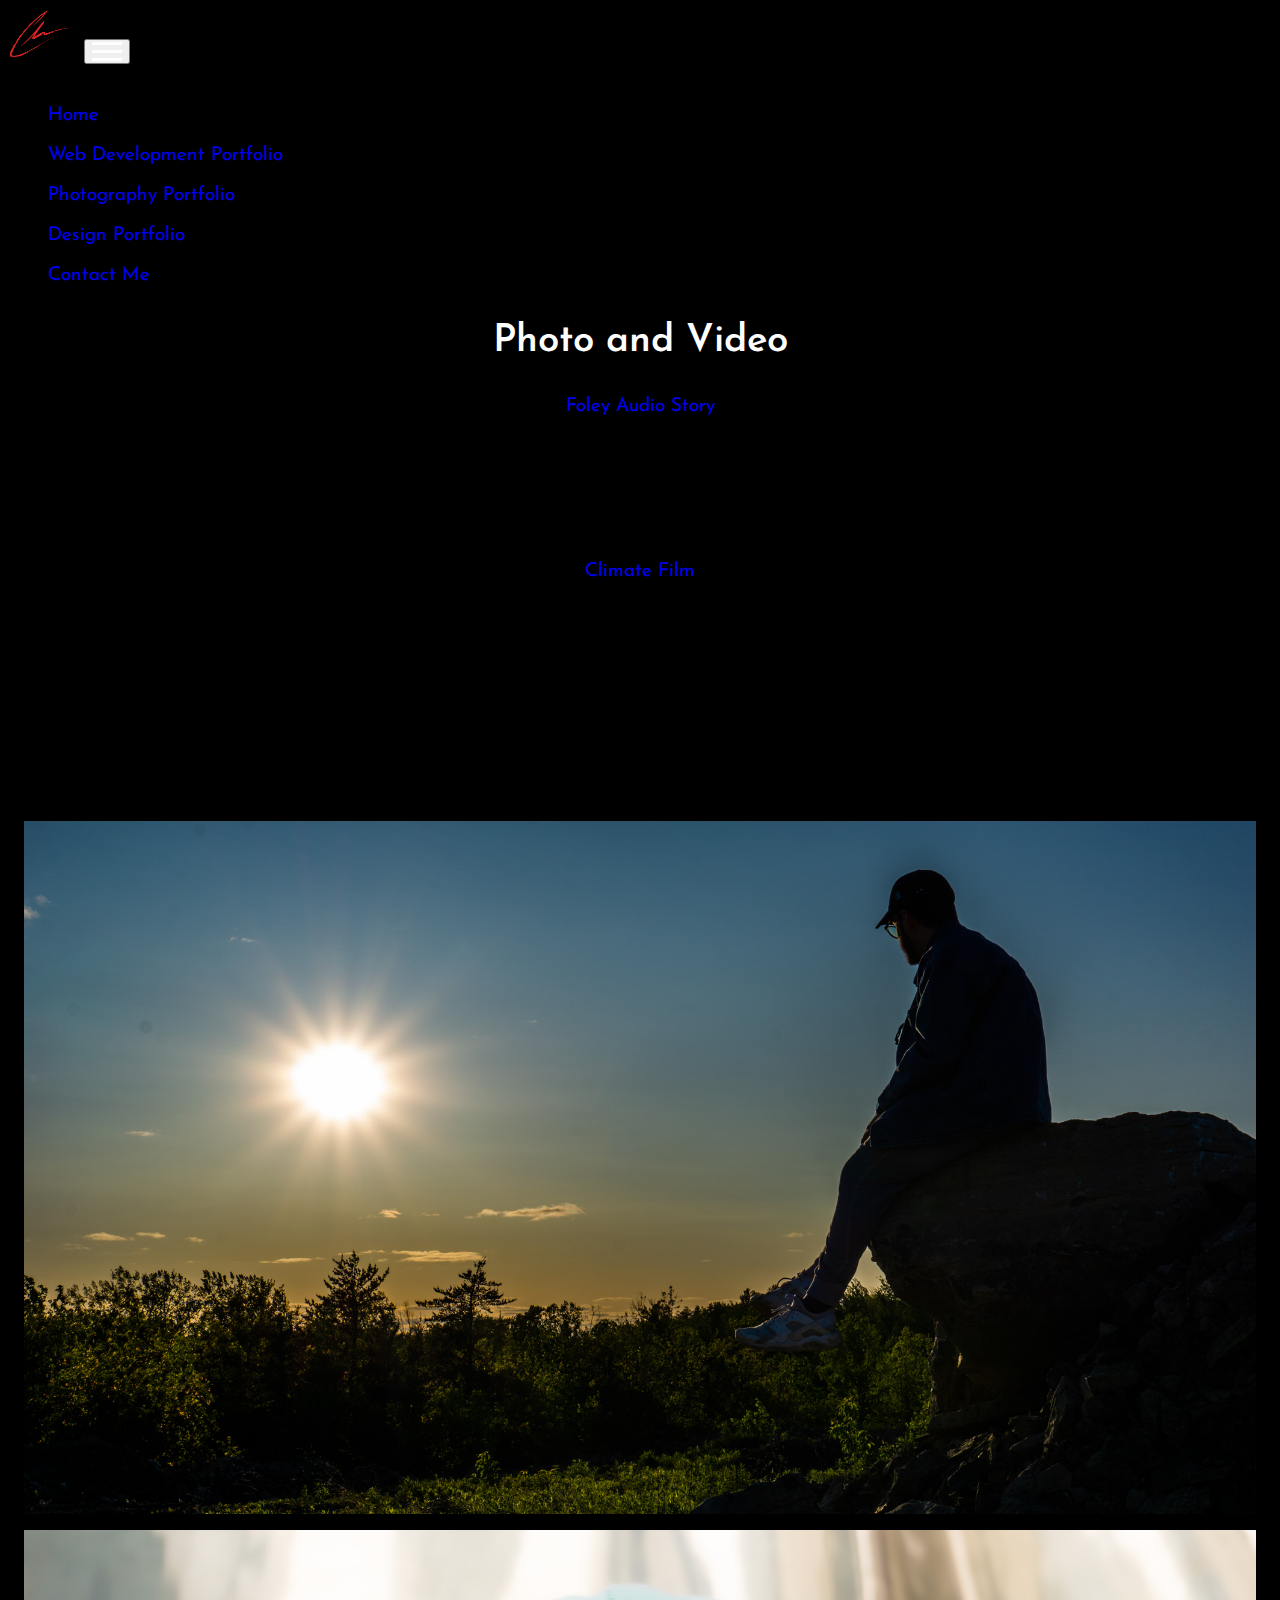
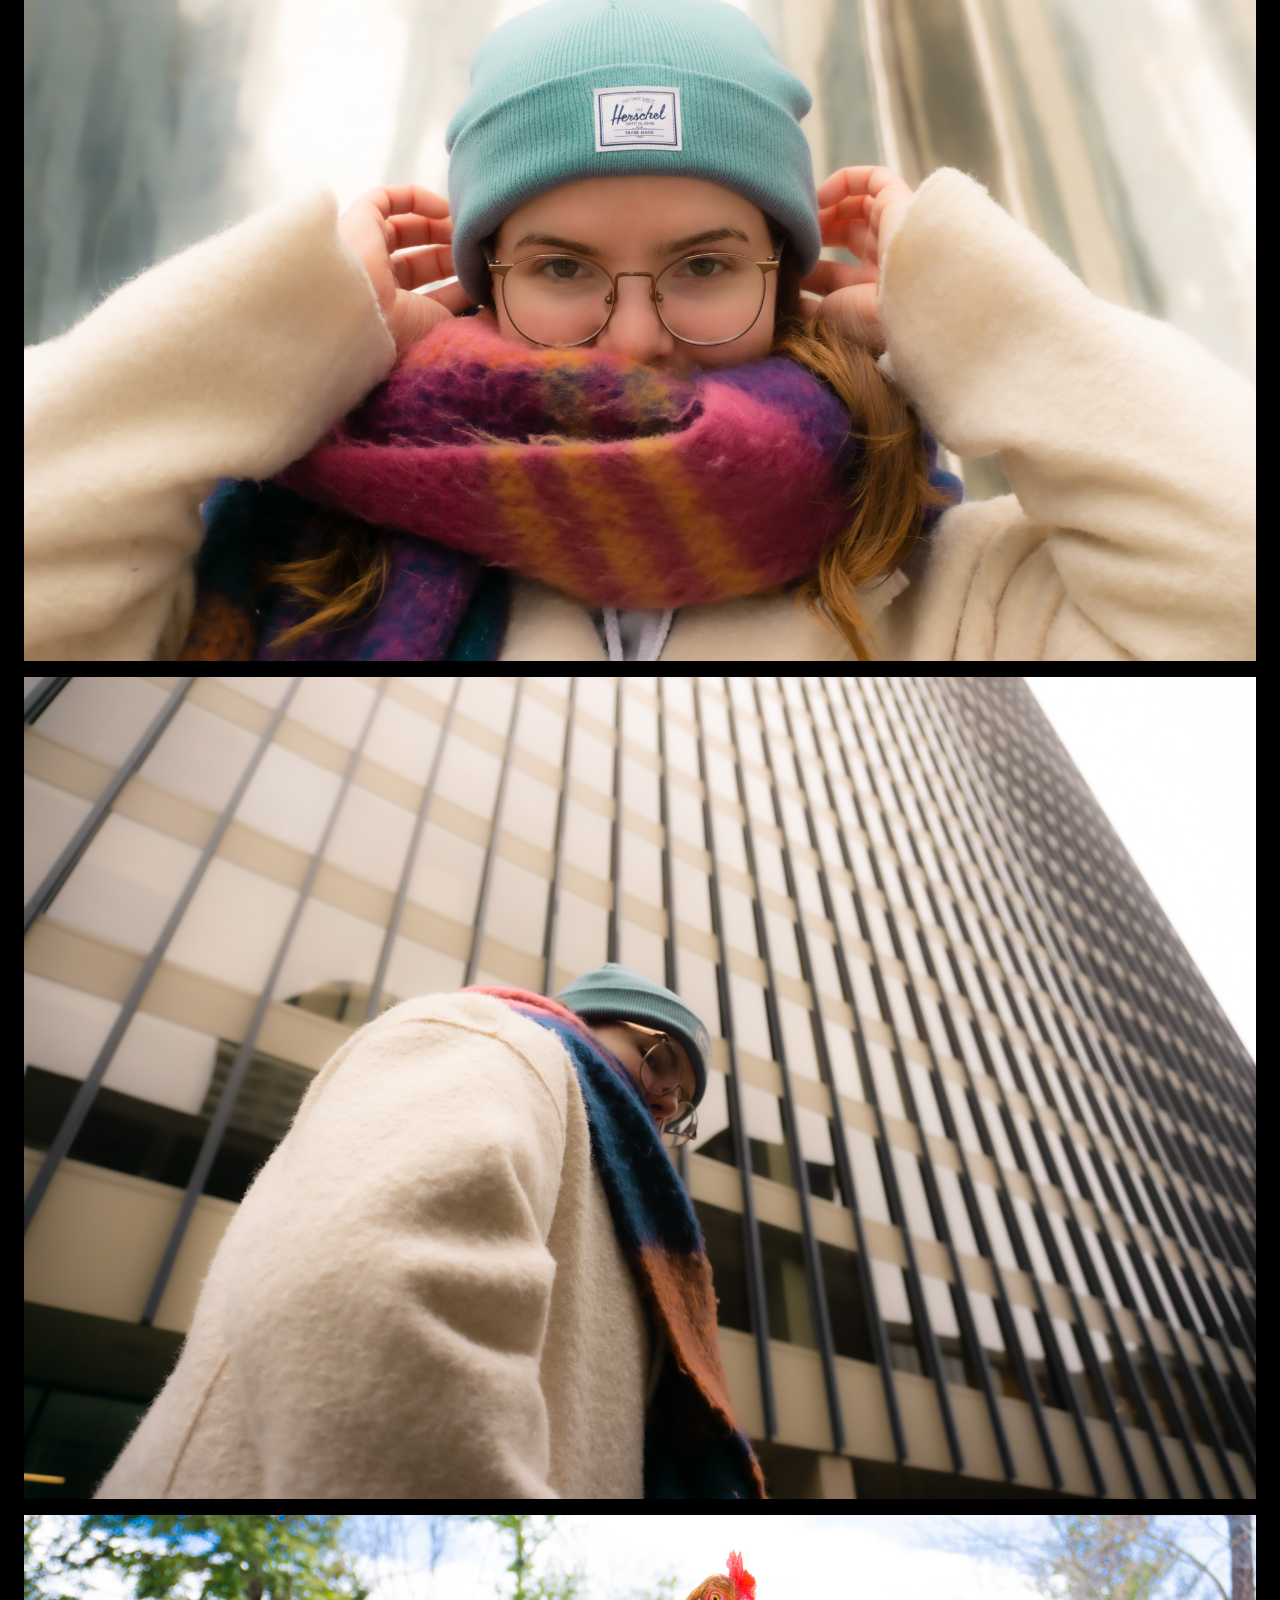
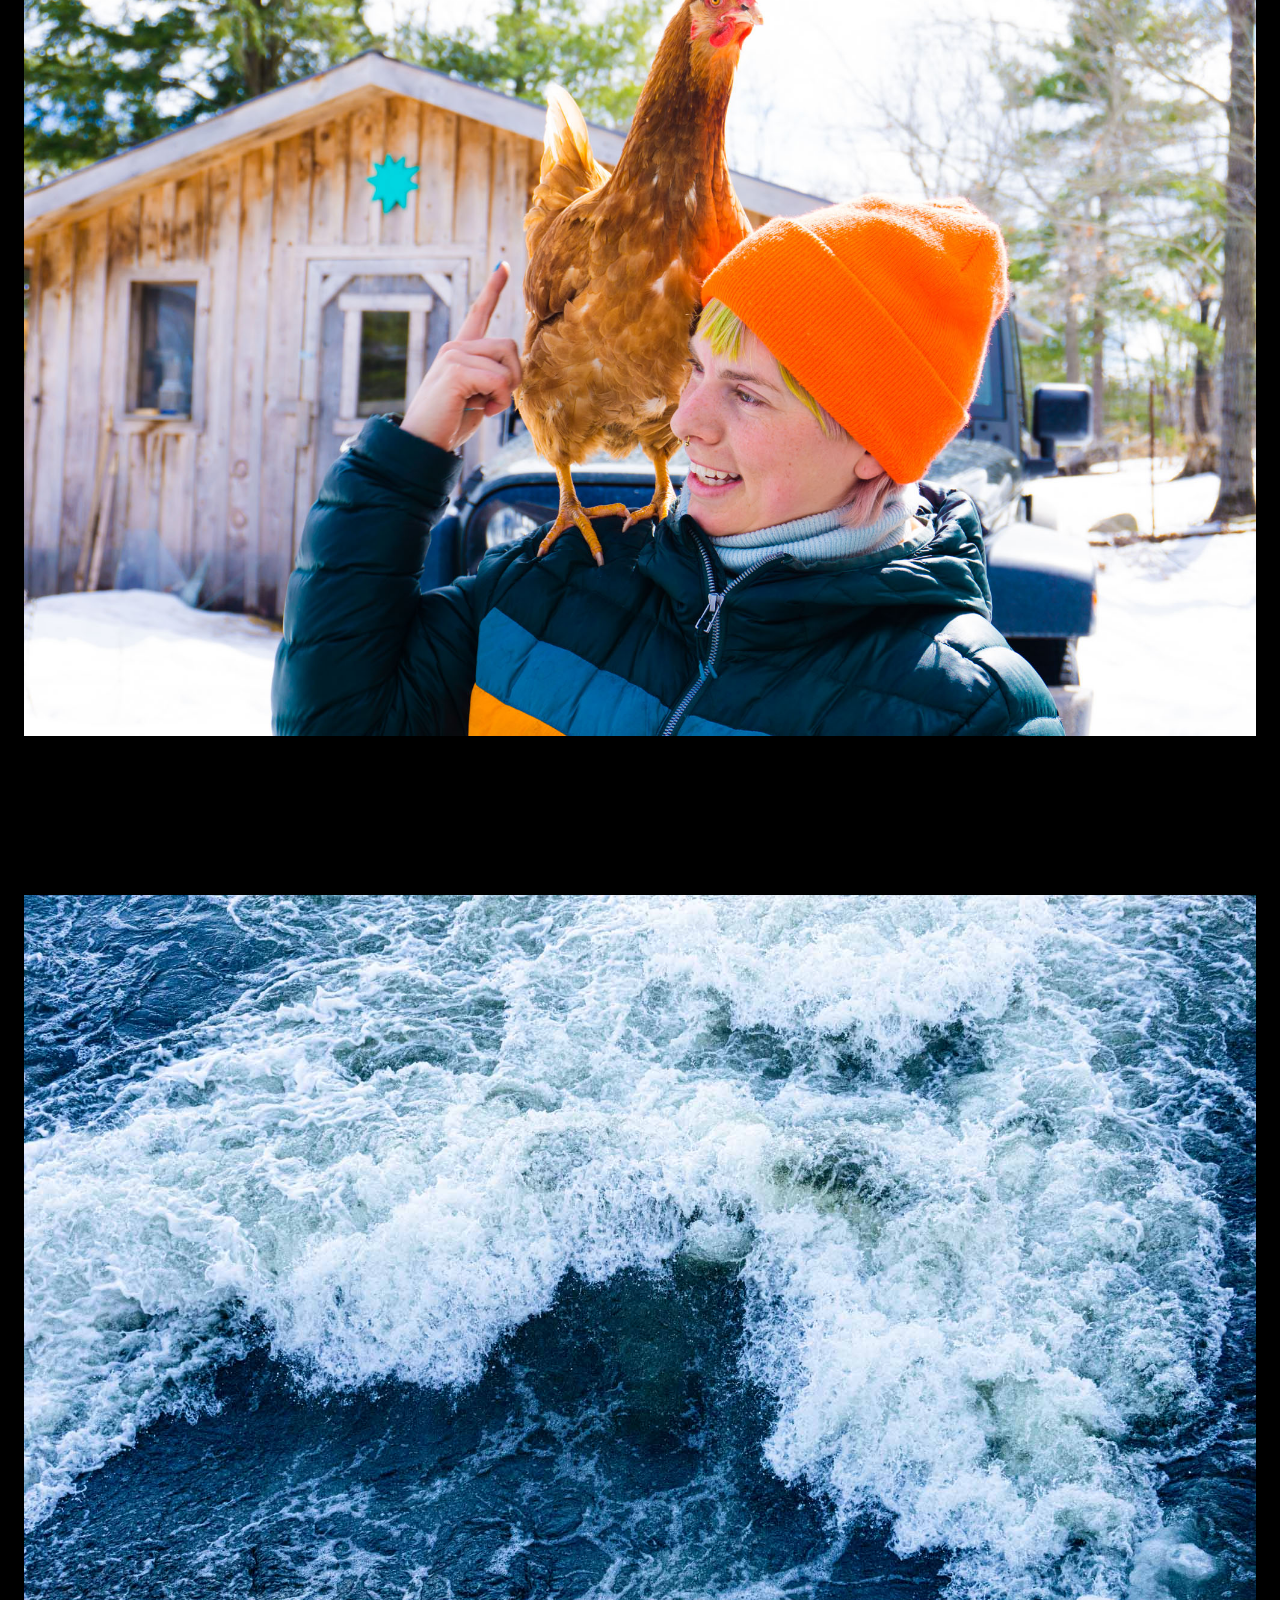
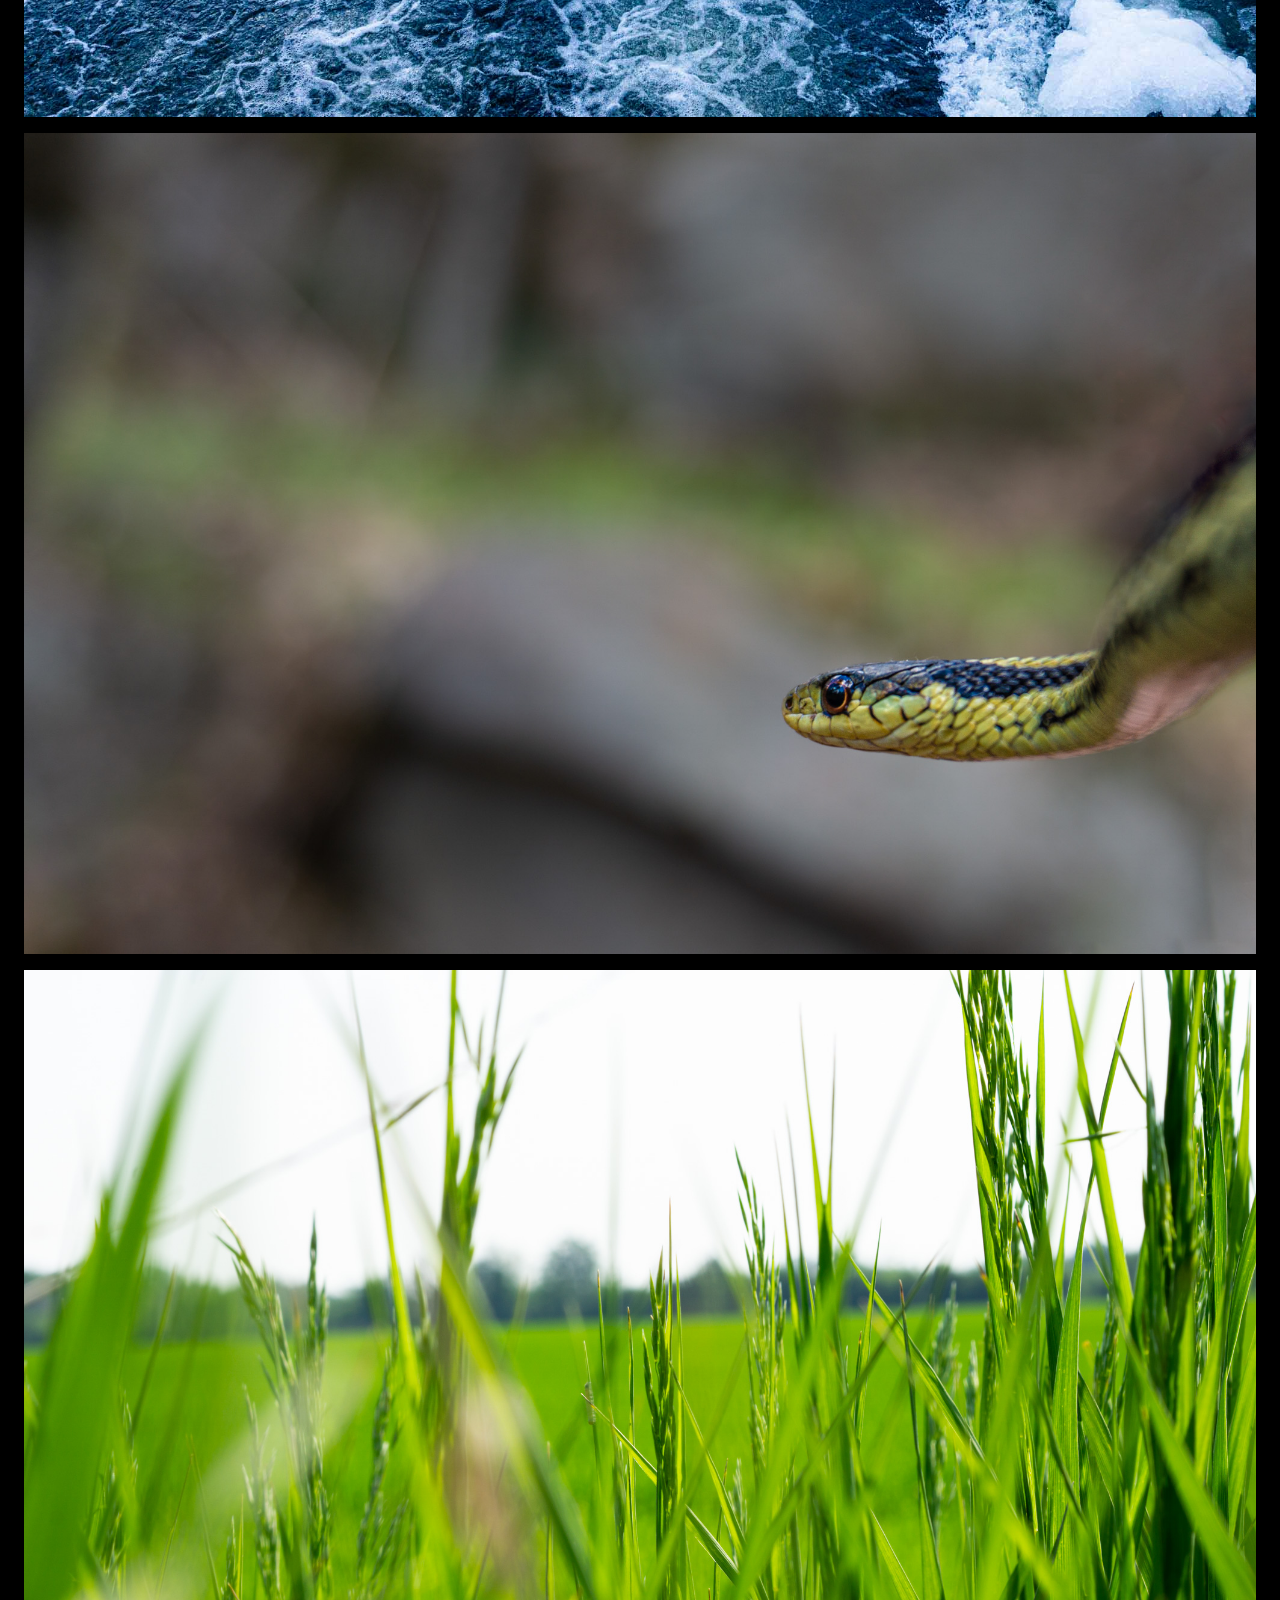
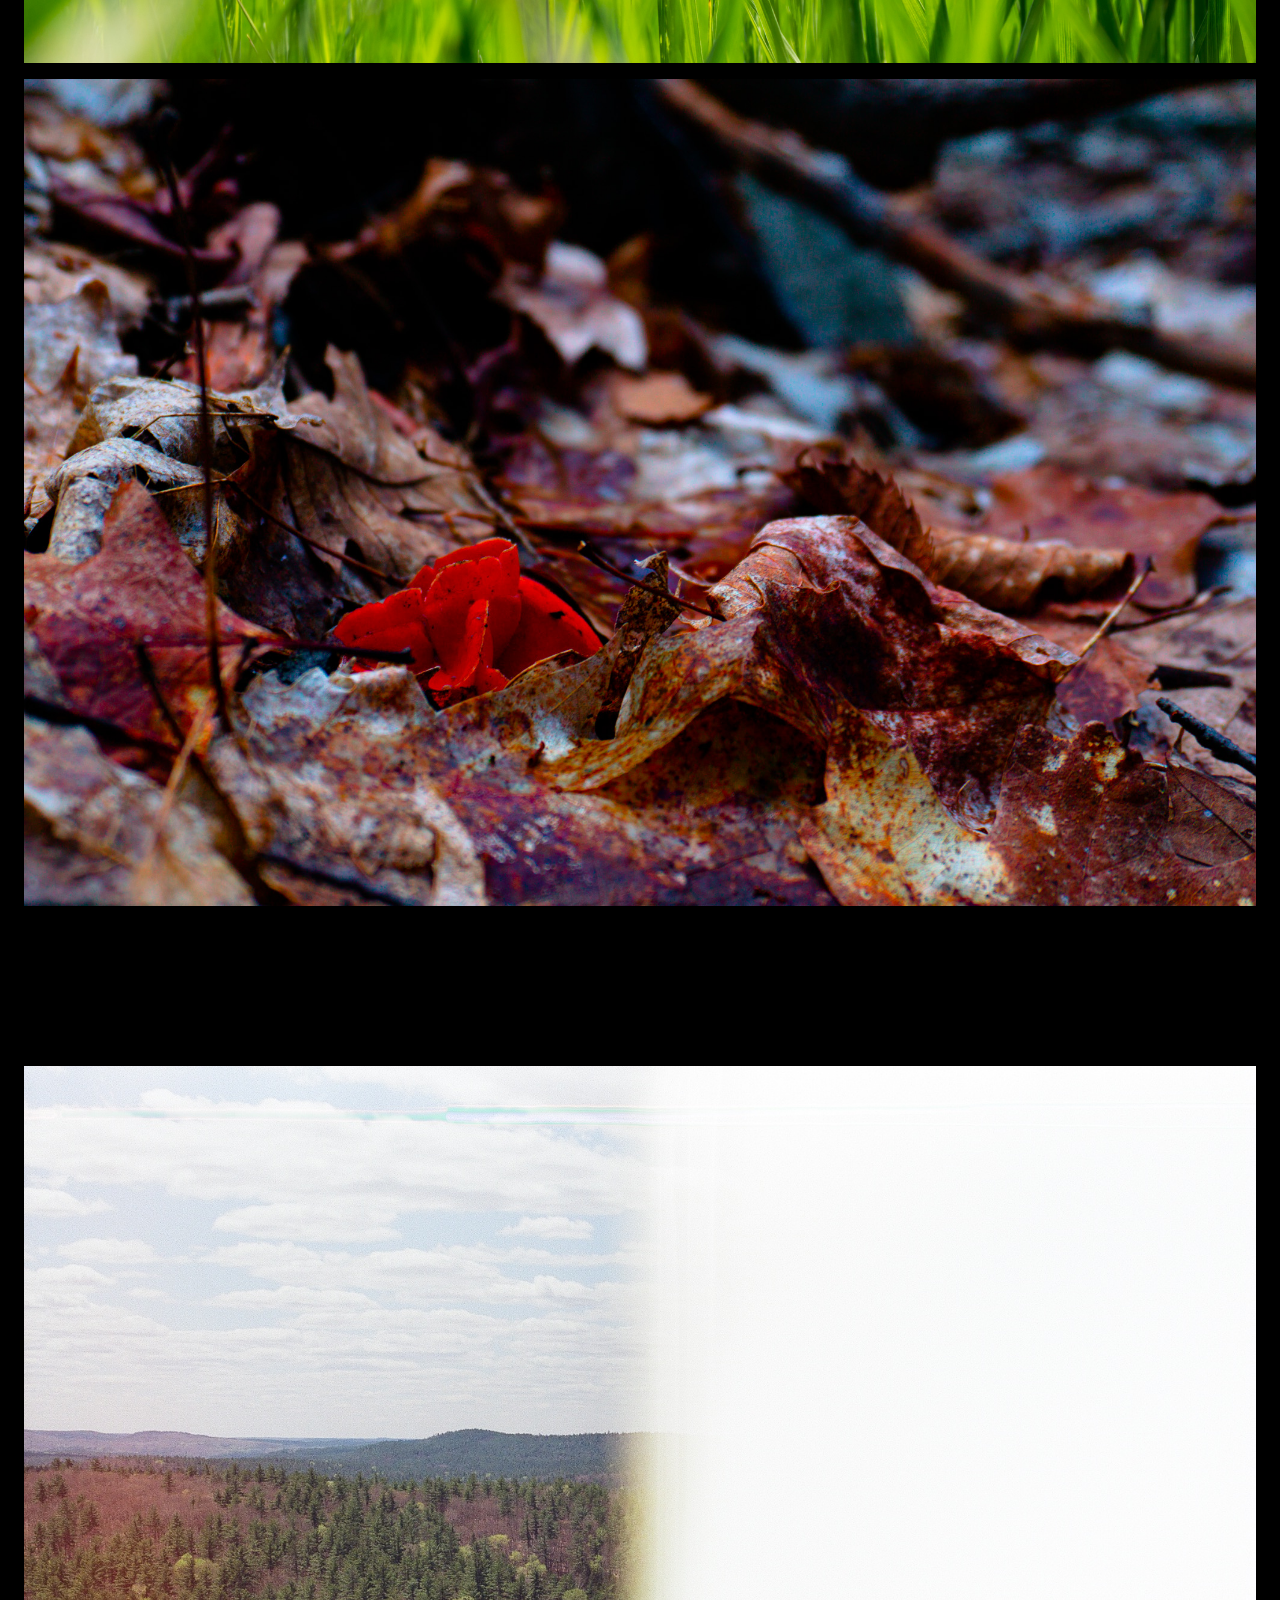
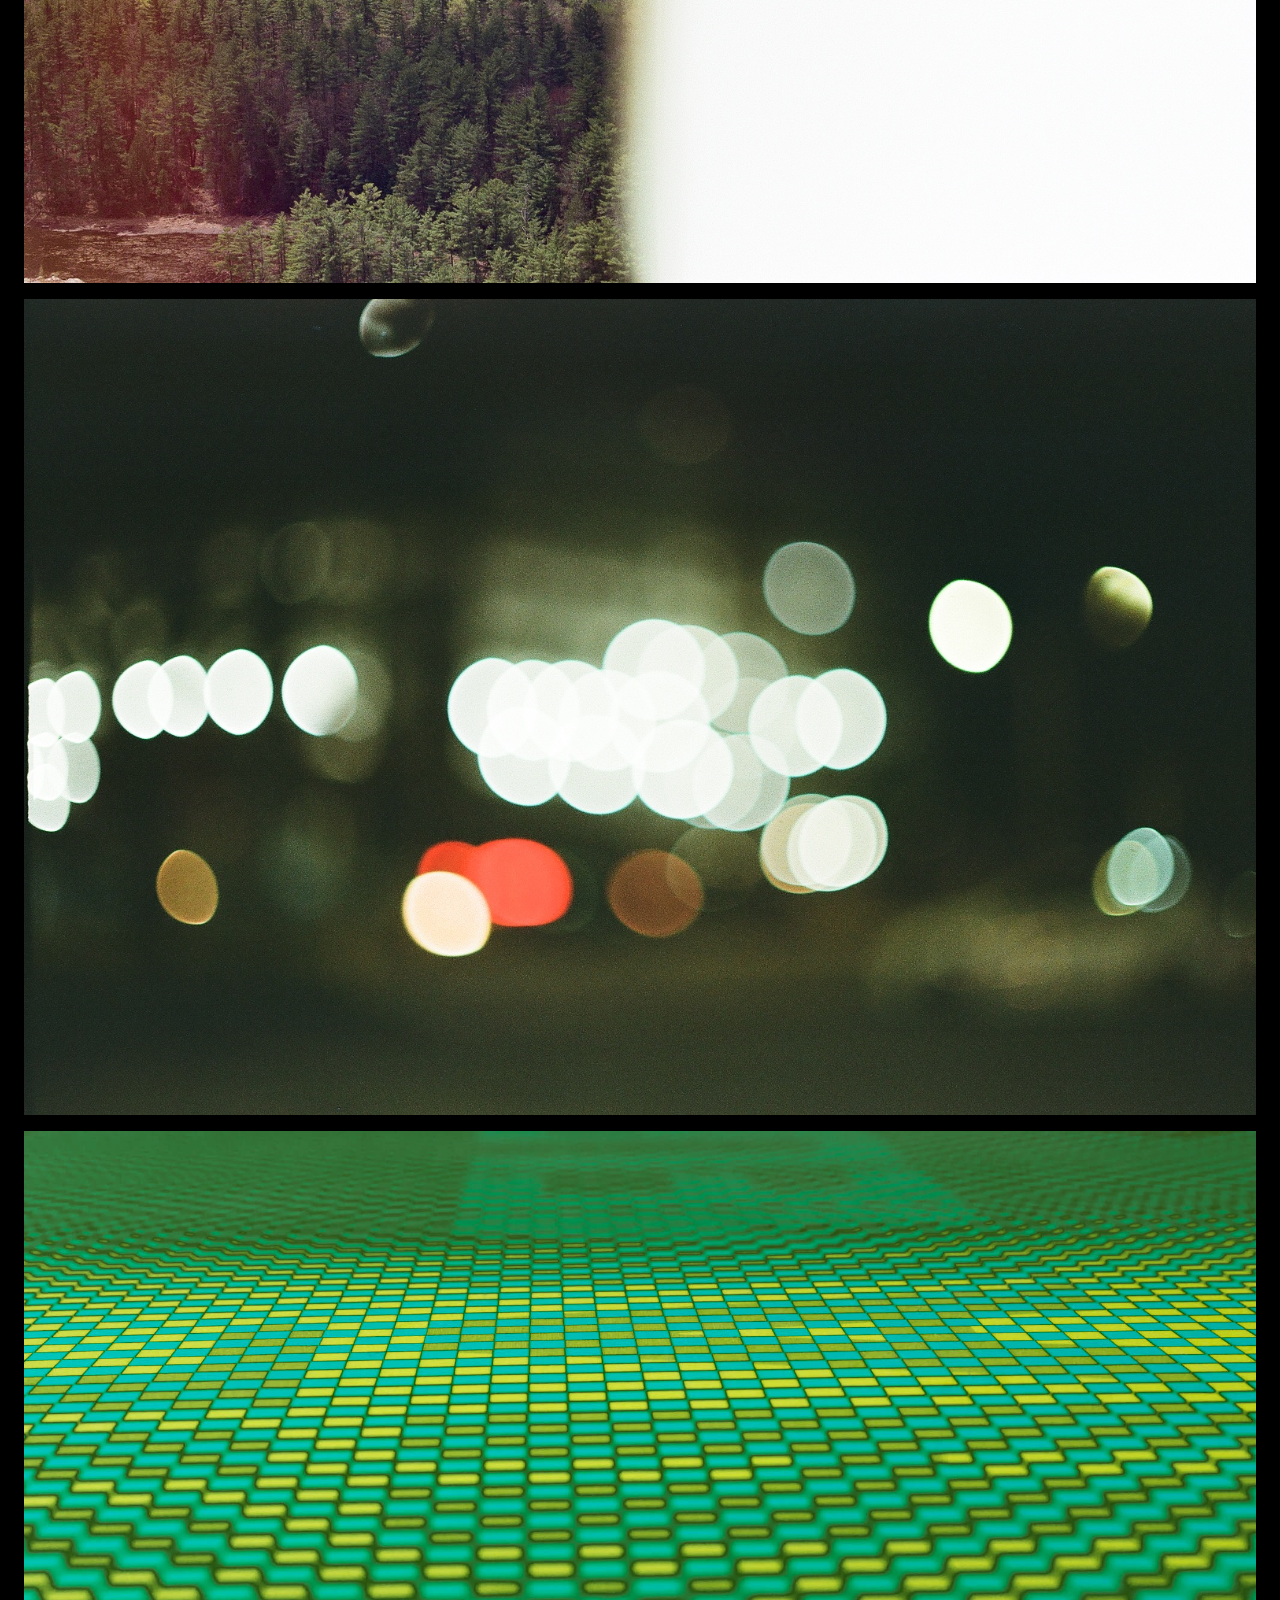
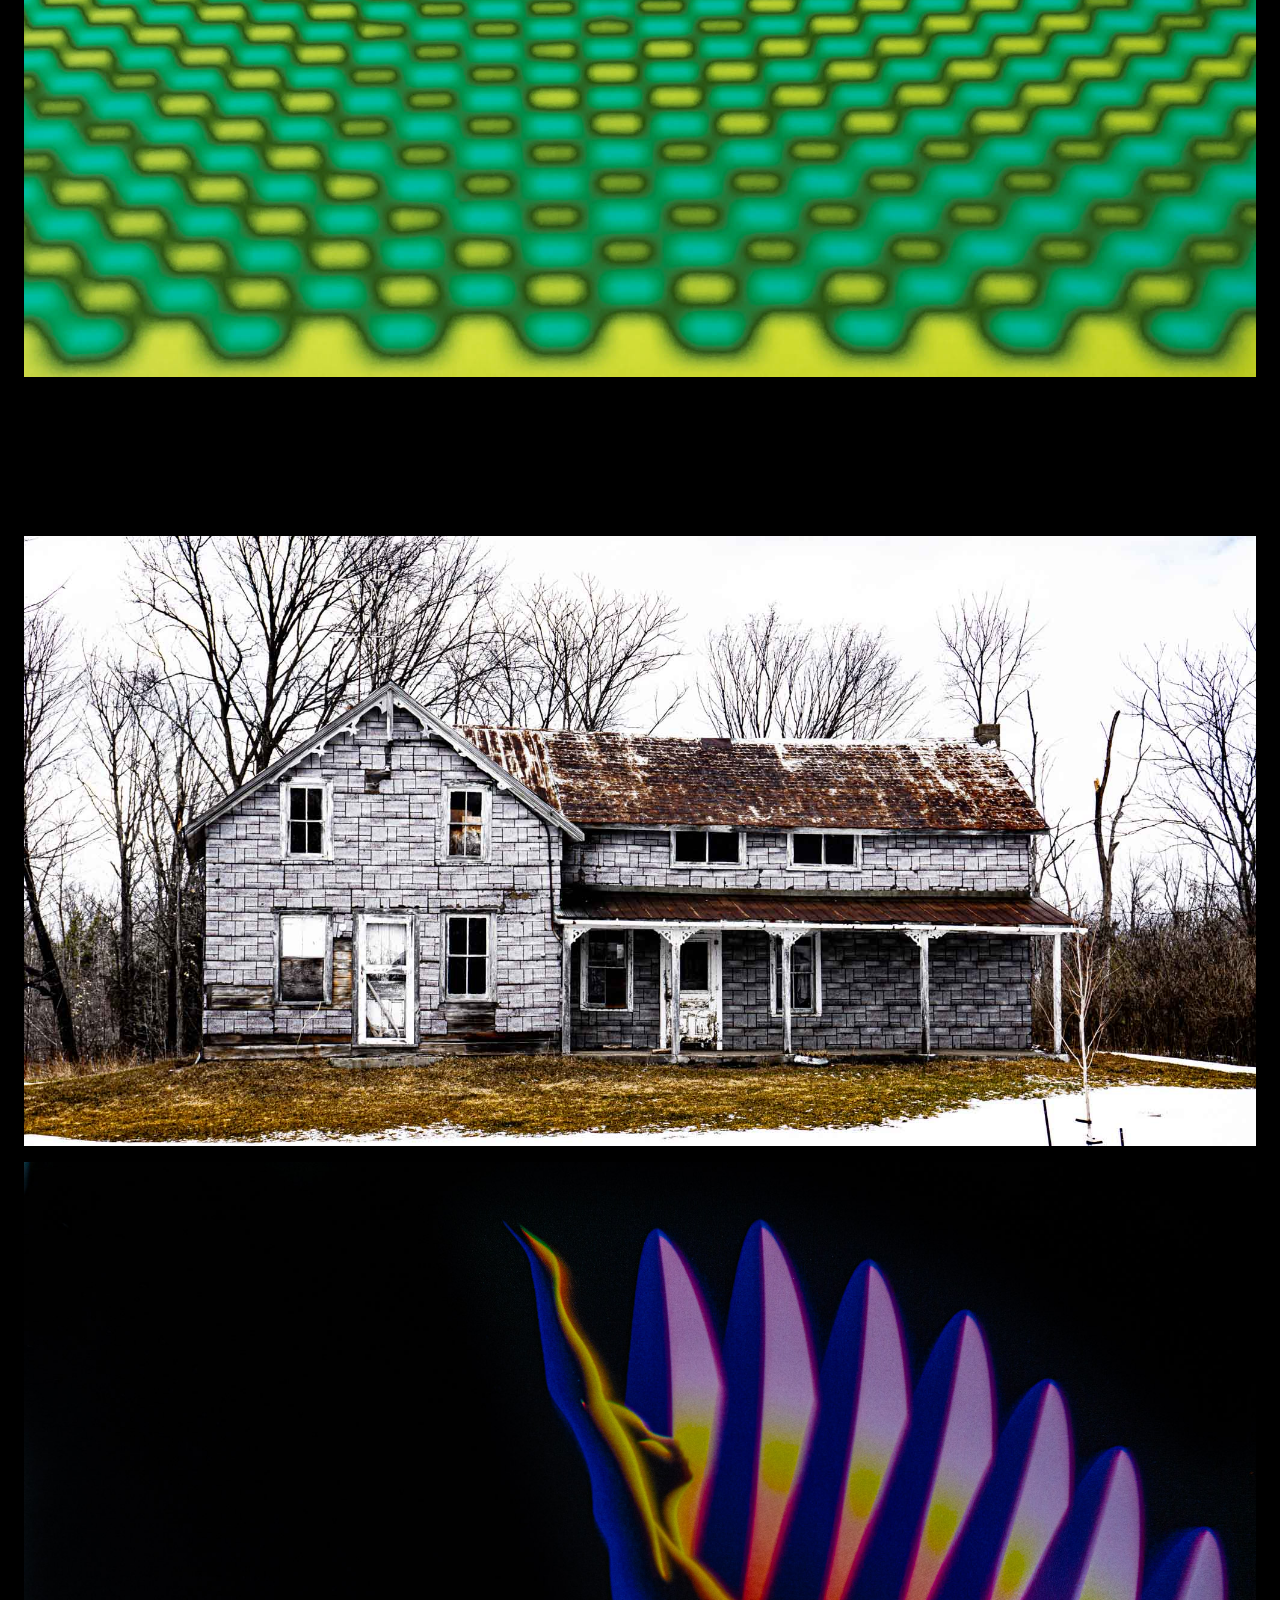
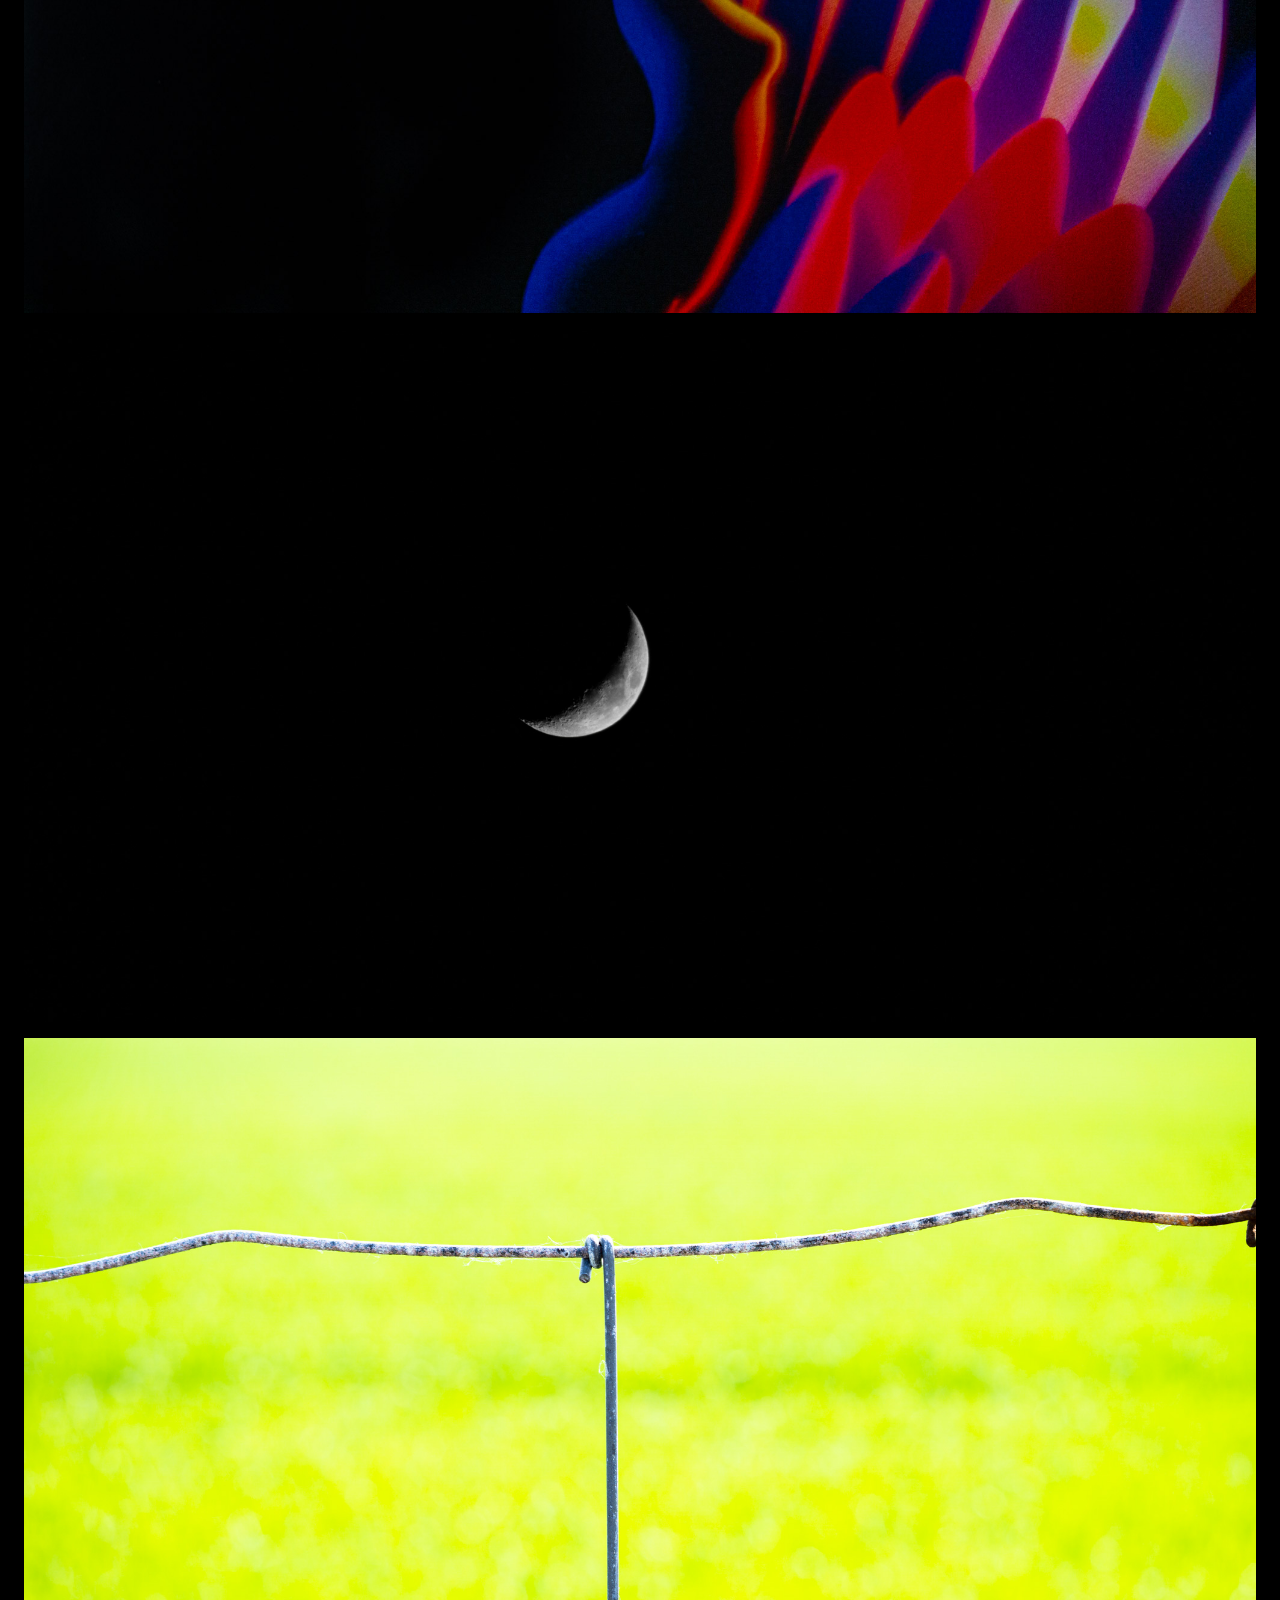
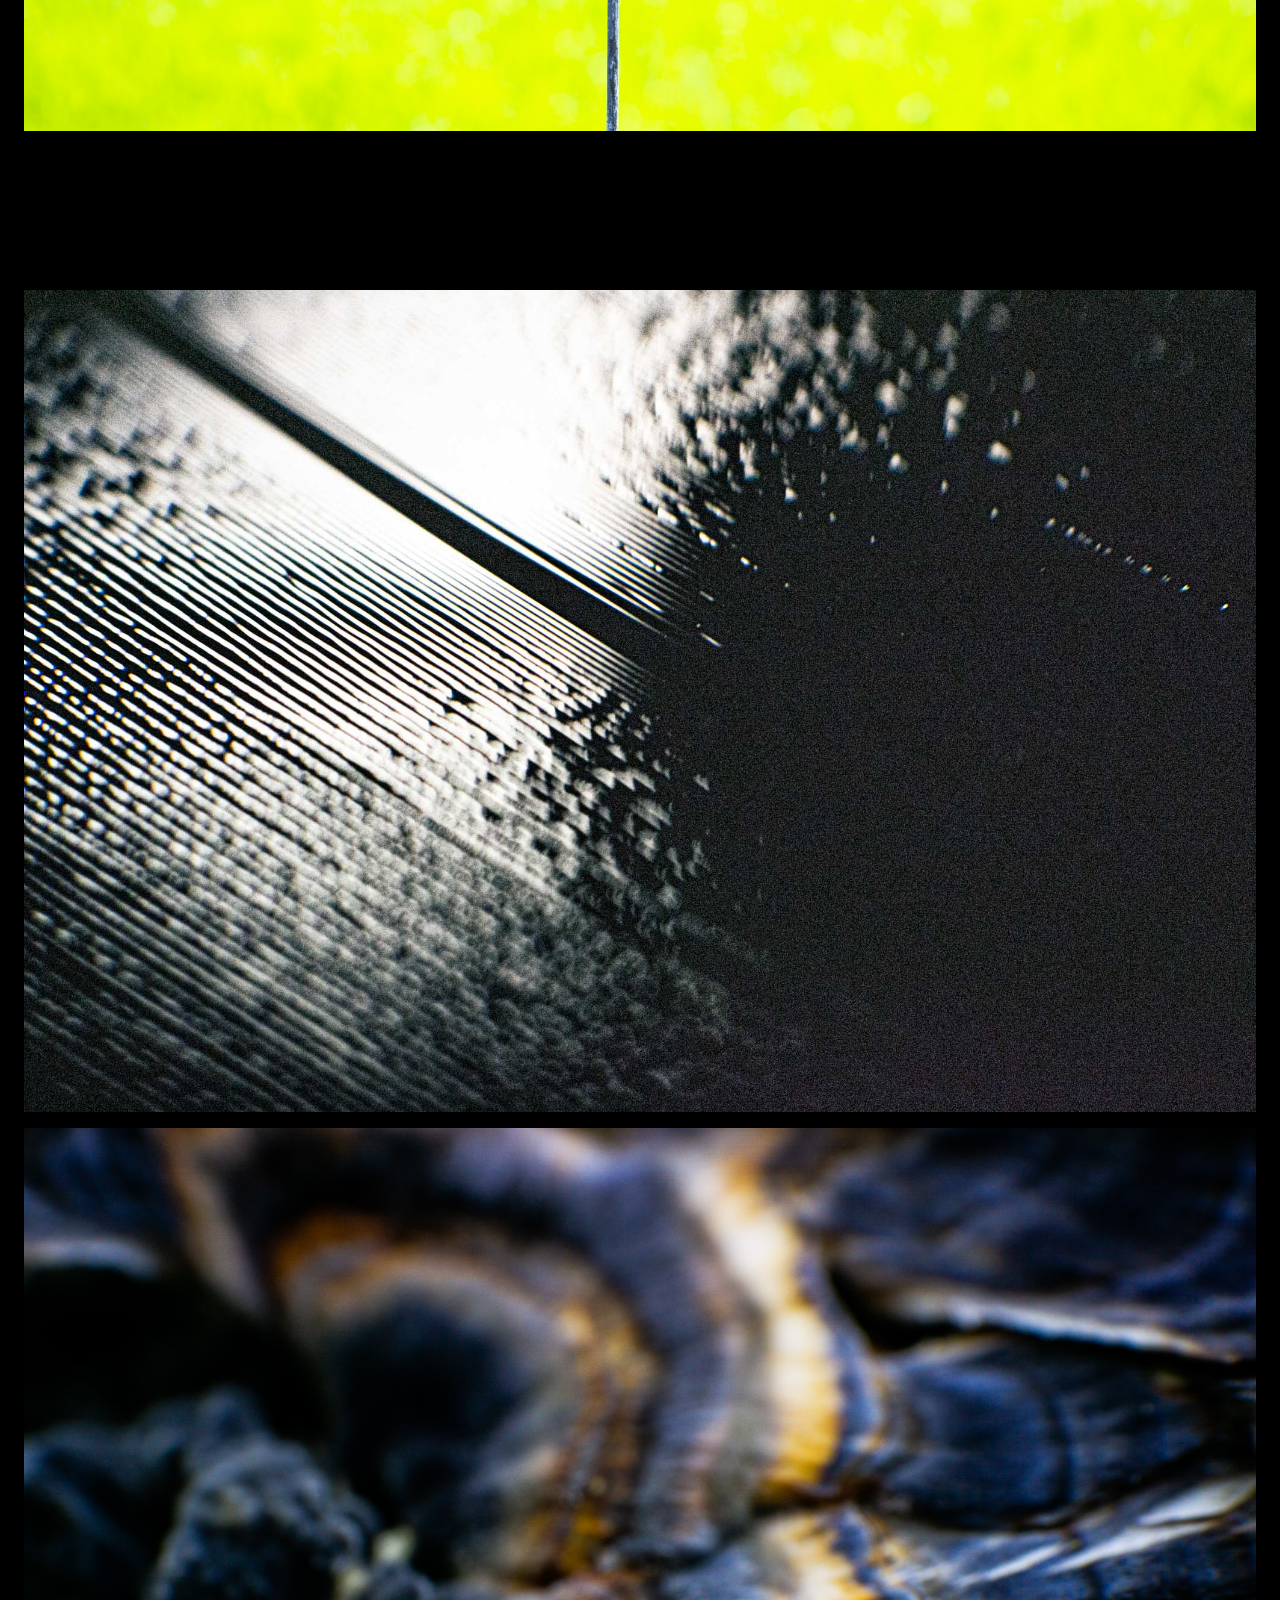
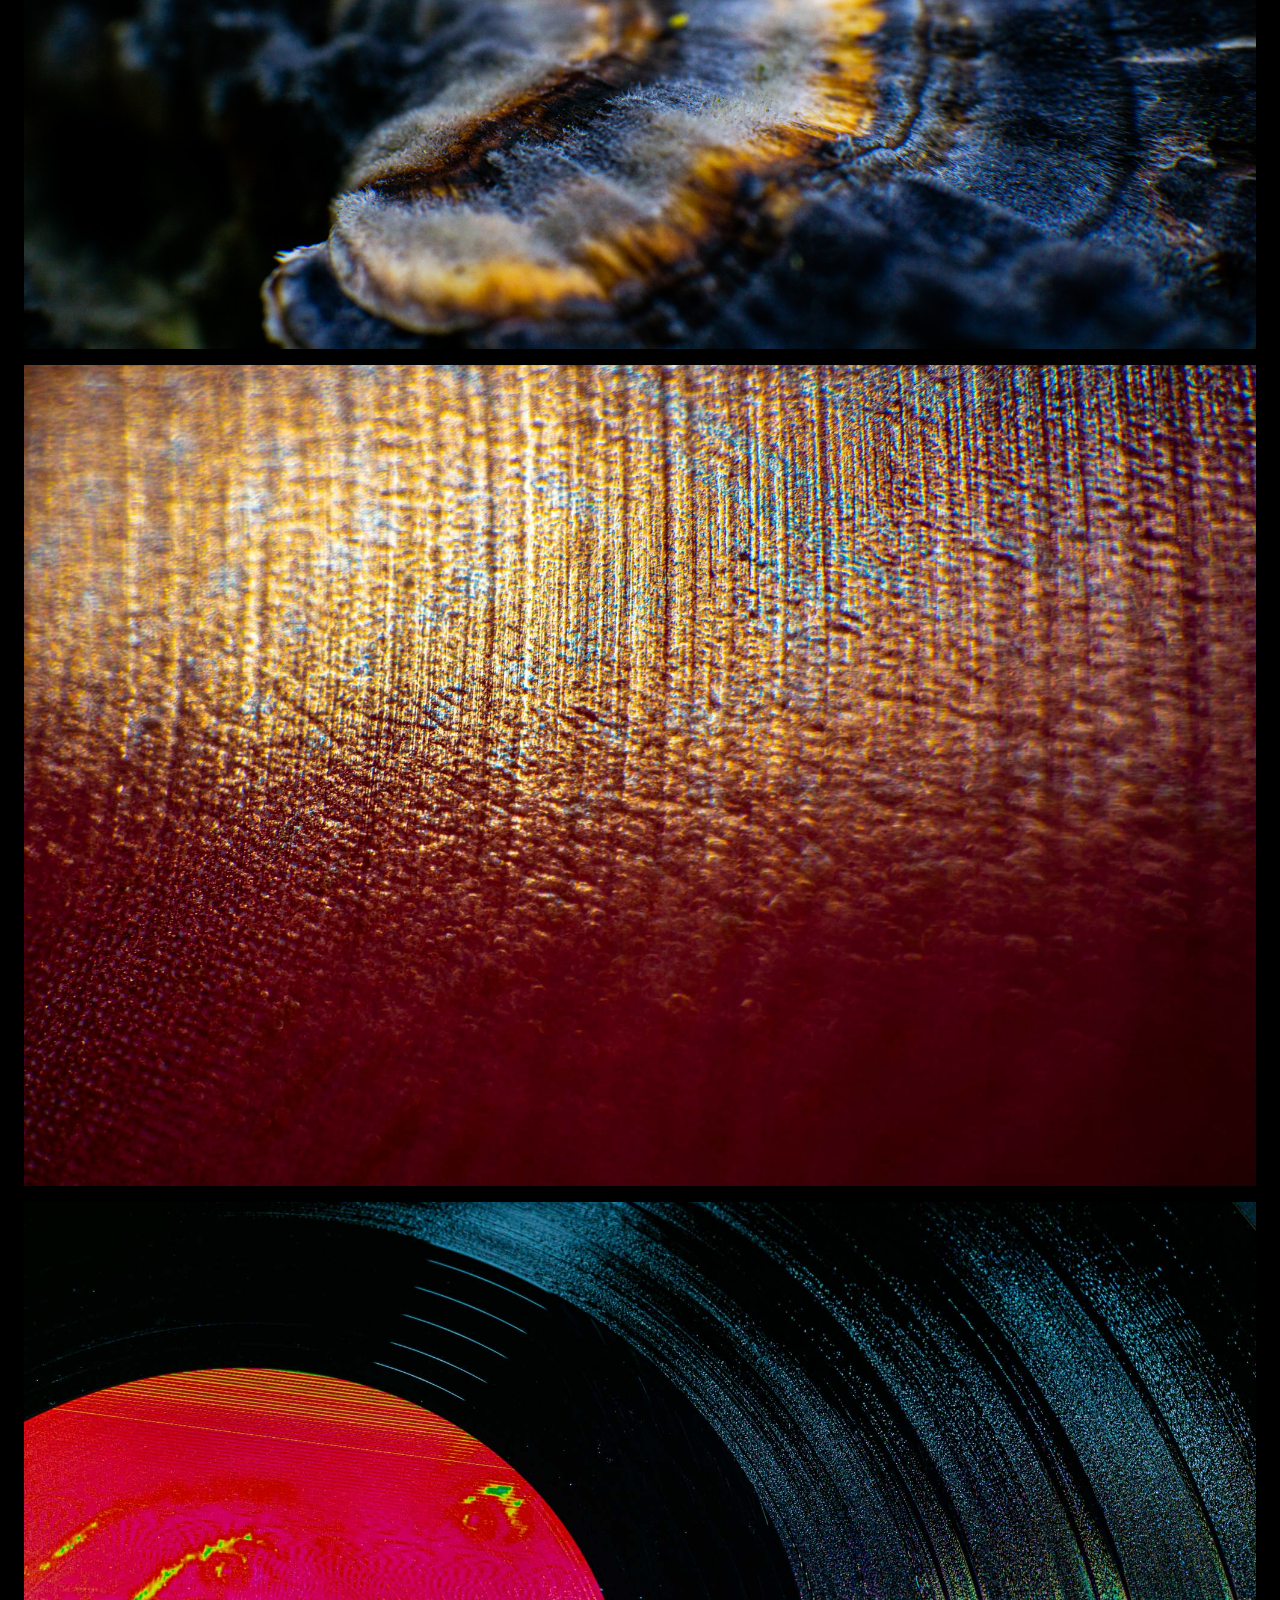
<file: photography.html>
<!DOCTYPE html>
<html lang="en">
<head>
    <meta charset="UTF-8">
    <meta name="viewport" content="width=device-width, initial-scale=1.0">
    <link
    rel="stylesheet"
    href="https://cdnjs.cloudflare.com/ajax/libs/animate.css/4.1.1/animate.min.css"/>
    <link href="https://cdn.jsdelivr.net/npm/bootstrap@5.3.0/dist/css/bootstrap.min.css" rel="stylesheet" integrity="sha384-9ndCyUaIbzAi2FUVXJi0CjmCapSmO7SnpJef0486qhLnuZ2cdeRhO02iuK6FUUVM" crossorigin="anonymous">
    <link rel="preconnect" href="https://fonts.googleapis.com">
    <link rel="preconnect" href="https://fonts.gstatic.com" crossorigin>
    <link href="https://fonts.googleapis.com/css2?family=Alice&family=Josefin+Sans:ital,wght@0,100;0,200;0,300;0,400;0,500;0,600;1,100;1,200;1,300;1,400;1,500;1,600&display=swap" rel="stylesheet">
    <link href="css/main.css" rel="stylesheet">
    <title>Photography and Video</title>
    <style>
      .modal {
          display: none;
          position: fixed;
          z-index: 1;
          padding-top: 60px;
          left: 0;
          top: 0;
          width: 100%;
          height: 100%;
          overflow: auto;
          background-color: rgb(0,0,0);
          background-color: rgba(0,0,0,0.9);
      }
    
      .modal-content {
          margin: auto;
          display: block;
          width: 90%;
          max-width: 800px; 
      }
    
      #caption {
          margin: auto;
          display: block;
          width: 80%;
          max-width: 700px;
          text-align: center;
          color: #ccc;
          padding: 10px 0;
      }
    
      .close {
          position: absolute;
          top: 15px;
          right: 35px;
          color: #f1f1f1;
          font-size: 40px;
          font-weight: bold;
          transition: 0.3s;
      }
    
      .close:hover,
      .close:focus {
          color: #bbb;
          text-decoration: none;
          cursor: pointer;
      }
    </style>
</head>
<body>
  <ul class="skip-links">
    <li><a href="#nav">Skip to main nav</a></li>
    <li><a href="#main">Skip to main content</a></li>
  </ul>
    <nav id="nav" class="navbar navbar-expand-lg" role="navigation">
        <div class="container-fluid">
          <a class="text-white navbar-brand" href="index.html" aria-label="link to home page">
            <img 
            class="logo img-fluid"
            src="images/logo_1091x821.png" 
            alt="designed logo for my portfolio">
          </a>
          <button class="navbar-toggler text-white collapsed" type="button" data-bs-toggle="collapse" data-bs-target="#navbarNav" aria-controls="navbarNav" aria-expanded="false" aria-label="Toggle navigation">
            <span class="toggler-icon top-bar"></span>
            <span class="toggler-icon middle-bar"></span>
            <span class="toggler-icon bottom-bar"></span>
          </button>
          <div class="collapse navbar-collapse" id="navbarNav">
            <ul class="navbar-nav">
              <li class="nav-item">
                <a class="nav-link text-white" href="index.html" aria-label="link to home page">Home</a>
              </li>
              <li class="nav-item">
                <a class="nav-link text-white" href="webdev.html" aria-label="link to web dev page">Web Development Portfolio</a>
              </li>
              <li class="nav-item">
                <a class="animate__animated animate__bounce nav-link active text-danger" aria-current="page" href="#">Photography Portfolio</a>
              </li> <!--aria current allows the accessibility user tp know the page theyre on-->
              <li class="nav-item">
                <a class="nav-link text-white" href="design.html" aria-label="link to design page">Design Portfolio</a>
              </li>
              <li class="nav-item">
                <a class="nav-link text-white" href="https://docs.google.com/forms/d/e/1FAIpQLSdpJoLG5Jd72EC3zrRH7qX832X0xO9iw9wAME1IFrRc4tsDQA/viewform" target="_blank" aria-label="external link to direct contact page">Contact Me</a>
              </li> <!--aria labels (used throughout every link on page) allows accessibility user to know what the link does-->
            </ul>
          </div>
        </div>
      </nav>
      <div class="wrapper" role="main" id="main"> <!--aria role main and id main allow accessibility access to main content-->
        <h1 role="heading" class="text-white text-center">
          Photo and Video
        </h1>
        <div class="animate__animated animate__flip">
        <a class="btn text-danger btn-outline-danger" role="button" target="_blank" href="https://www.youtube.com/watch?v=qYe7ghy8D9s" aria-label="external link to video on youtube">Foley Audio Story</a>
        <h3 class="text-white">Foley Audio Film - creating sound to match a story.</h3>
        <br>
        <a class="btn text-danger btn-outline-danger" role="button" target="_blank" href="https://youtu.be/PBhlEb9MPlY" aria-label="external link to video on youtube">Climate Film</a>
        <h3 class="text-white">Edited film regarding climate change.</h3>
      </div>
      <div id="imageModal" class="modal">
        <span class="close">&times;</span>
        <img class="modal-content" id="modalImage">
        <div id="caption"></div>
      </div>
      <div class="container text-center animate__animated animate__flipInY">
        <br>
        <div class="row">
          <h2 class="text-danger text-center">
            Portraits
          </h2>
          <div class="col-12 col-lg-6">
            <img 
              class="img-fluid"
              src="images/me.jpg" 
              alt="contemplative portrait of photographer and web developer/designer chris minosora in Ottawa with landscape and sunset backdrop">
          </div>
          <div class="col-12 col-lg-6">
            <img 
              class="img-fluid"
              src="images/cz.jpg" 
              alt="portrait on a cold winter day of a model in Ottawa">
          </div>
          <div class="col-12 col-lg-6">
            <img 
              class="img-fluid"
              src="images/tall.jpg" 
              alt="portrait from a low angle with a looming building on a cold winter day of a model in Ottawa">
          </div>
          <div class="col-12 col-lg-6">
            <img 
              class="img-fluid"
              src="images/chick.jpg" 
              alt="portrait of a chicken and her owner">
          </div>
          </div>
          <br>
          </div> 
          <div class="container text-center animate__animated animate__flipInY">
            <div class="row">
              <h2 class="text-danger text-center">
                Earth
              </h2>
              <div class="col-12 col-lg-6">
                <img 
                  class="img-fluid"
                  src="images/water.jpg" 
                  alt="photo of water waves crashing in Ottawa">
              </div>
              <div class="col-12 col-lg-6">
                <img 
                  class="img-fluid"
                  src="images/snak.png" 
                  alt="closeup photo of a snake in Ottawa">
              </div>
              <div class="col-12 col-lg-6">
                <img 
                  class="img-fluid"
                  src="images/grass.jpg" 
                  alt="closeup photo take through blades of grass of a field">
              </div>
              <div class="col-12 col-lg-6">
                <img 
                  class="img-fluid"
                  src="images/distinct.jpg" 
                  alt="closeup photo taken of a bright red mushroom growing amongst dead leaves in Calabogie">
              </div>
            </div>
          </div>
          <br>
          <div class="container text-center">
            <div class="row">
              <h2 class="text-danger text-center">
                Abstract
              </h2>
              <div class="col-12 col-lg-6">
                <img 
                  class="img-fluid"
                  src="images/film1.JPG" 
                  alt="abstract photo taken in Ontario of Calabogie landscape">
              </div>
              <div class="col-12 col-lg-6">
                <img 
                  class="img-fluid"
                  src="images/film2.JPG" 
                  alt="abstract bokeh photo taken in Ottawa">
              </div>
              <div class="col-12">
                <img 
                  class="img-fluid"
                  src="images/abs.jpg" 
                  alt="abstract photo taken in Ottawa of hundreds of squares on a box">
              </div>
            </div>
          </div>
          <br>
          <div class="container text-center">
            <h2 class="text-danger text-center">
              Simplicity
            </h2>
            <div class="row">
              <div class="col-12 col-lg-6">
                <img 
                  class="img-fluid"
                  src="images/haunt.jpg" 
                  alt="photo taken of a scary looking old house">
              </div>
              <div class="col-12 col-lg-6">
                <img 
                  class="img-fluid"
                  src="images/angel.jpg" 
                  alt="photo of vinyl art from We Will Always Love You of a winged woman">
              </div>
              <div class="col-12 col-lg-6">
                <img 
                  class="img-fluid"
                  src="images/moon.jpg" 
                  alt="photo of moon taken in Ottawa">
              </div>
              <div class="col-12 col-lg-6">
                <img 
                  class="img-fluid"
                  src="images/wire.jpg" 
                  alt="photo of fence wire taken in Ottawa">             
              </div>
            </div>
          </div>
          <br>
          <div class="container text-center">
            <h2 class="text-danger text-center">
              Macro
            </h2>
            <div class="row">
              <div class="col-12 col-lg-6">
                <img 
                  class="img-fluid"
                  src="images/record.jpg" 
                  alt="macro photo of the vinyl record We Will Always Love You taken in Ottawa">
              </div>
              <div class="col-12 col-lg-6">
                <img 
                  class="img-fluid"
                  src="images/mush.jpg" 
                  alt="macro photo taken of mushroom/fungi in Calabogie">
              </div>
              <div class="col-12">
                <img 
                  class="img-fluid"
                  src="images/red.jpg" 
                  alt="closeup photo of vinyl record We Will Always Love You taken in Ottawa">
              </div>
              <div class="col-12">
                <img 
                  class="img-fluid"
                  src="images/vinyl.jpg" 
                  alt="macro photo of the vinyl record We Will Always Love You taken in Ottawa">
              </div>
            </div>
          </div>
          <div class="container text-center">
            <br>
            <h2 class="text-danger text-center">
              Other
            </h2>
            <div class="row">
              <div class="col-12 col-lg-6">
                <img 
                  class="img-fluid"
                  src="images/bts.jpg" 
                  alt="behind the scenes photo of a photoshoot in Ottawa">
              </div>
              <div class="col-12 col-lg-6">
                <img 
                  class="img-fluid"
                  src="images/vinyl.jpg" 
                  alt="closeup photo of vinyl record We Will Always Love You taken in Ottawa">
              </div>
            </div>
          </div>
        <div class="container text-center">
          <br>
          <h2 class="text-danger text-center">
            Other
          </h2>
          <div class="row">
            <div class="col-12 col-lg-6">
              <img 
              class="img-fluid"
              srcset="
              images/bts_1024x683.jpg 512w,
              images/bts.jpg 992w"
              sizes="
              (min-width:992px) 992px, 100vw"
              src="bts.jpg" 
              alt="behind the scenes photo of a photoshoot in Ottawa">
            </div>
            <div class="col-12 col-lg-6">
              <img 
              class="img-fluid"
              srcset="
              images/vinyl_1024x683.jpg 512w,
              images/vinyl.jpg 992w"
              sizes="
              (min-width:992px) 992px, 100vw"
              src="vinyl.jpg" 
              alt="closeup photo of vinyl record We Will Always Love You taken in Ottawa">
            </div>
          </div>
        </div>
        <br>

      </div>
      <footer role="contentinfo"> <!--this area is a smaller nav to allow user to get somewhere from the bottom of a page-->
        <nav class="navbar navbar-expand">
          <div class="container-fluid">
            <a class="text-white navbar-brand" href="index.html" aria-label="link to home page">
              <img 
              class="logo img-fluid"
              src="images/logo_1091x821.png" 
              alt="designed logo for my portfolio">
            </a>
            <div class="collapse navbar-collapse">
              <ul class="navbar-nav">
                <li class="nav-item">
                  <a class="nav-link text-white" href="index.html" aria-label="link to home page">Home</a>
                </li>
                <li class="nav-item ">
                  <a class="nav-link text-white" href="webdev.html" aria-label="link to web dev page">Web Development Portfolio</a>
                </li>
                <li class="nav-item">
                  <a class="nav-link text-danger" aria-current="page" href="#">Photo & Video Portfolio</a>
                </li> <!--aria current allows the accessibility user tp know the page theyre on-->
                <li class="nav-item active">
                  <a class="nav-link text-white" href="design.html" aria-label="link to design page">Design Portfolio</a>
                </li> 
              </ul>
            </div>
            <div class="copyright text-danger">
              <p>
                &copy; Copyright minosora 2024
              </p>
            </div>
          </div>
        </nav>
      </footer>
    <script src="https://cdn.jsdelivr.net/npm/bootstrap@5.3.0/dist/js/bootstrap.bundle.min.js" integrity="sha384-geWF76RCwLtnZ8qwWowPQNguL3RmwHVBC9FhGdlKrxdiJJigb/j/68SIy3Te4Bkz" crossorigin="anonymous"></script>
    <script>
      // Get the modal
      var modal = document.getElementById("imageModal");
    
      // Get the image and insert it inside the modal - use its "alt" text as a caption
      var modalImg = document.getElementById("modalImage");
      var captionText = document.getElementById("caption");
    
      document.querySelectorAll('.img-fluid').forEach(img => {
        img.onclick = function(){
          modal.style.display = "block";
          modalImg.src = this.src;
          captionText.innerHTML = this.alt;
        }
      });
    
      // Get the <span> element that closes the modal
      var span = document.getElementsByClassName("close")[0];
    
      // When the user clicks on <span> (x), close the modal
      span.onclick = function() { 
        modal.style.display = "none";
      }
    </script>
  </body>
</html>
</file>
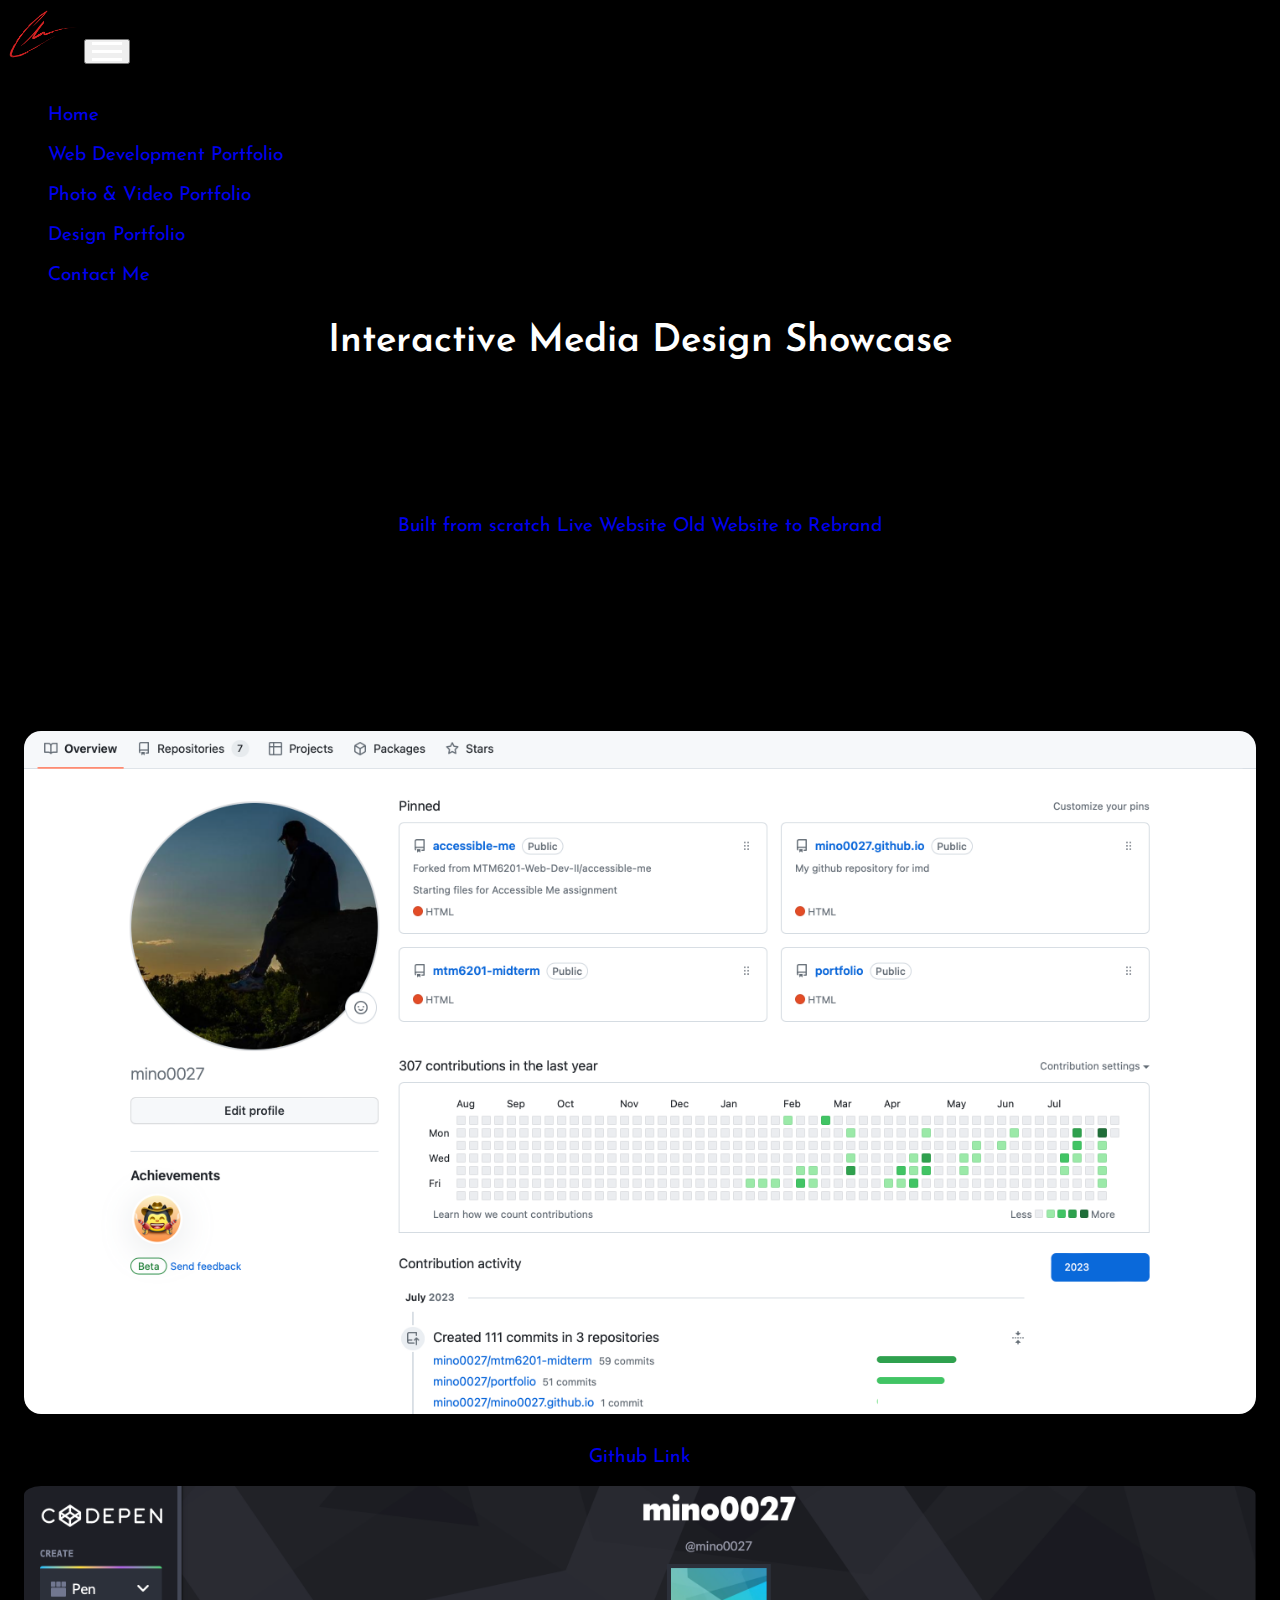
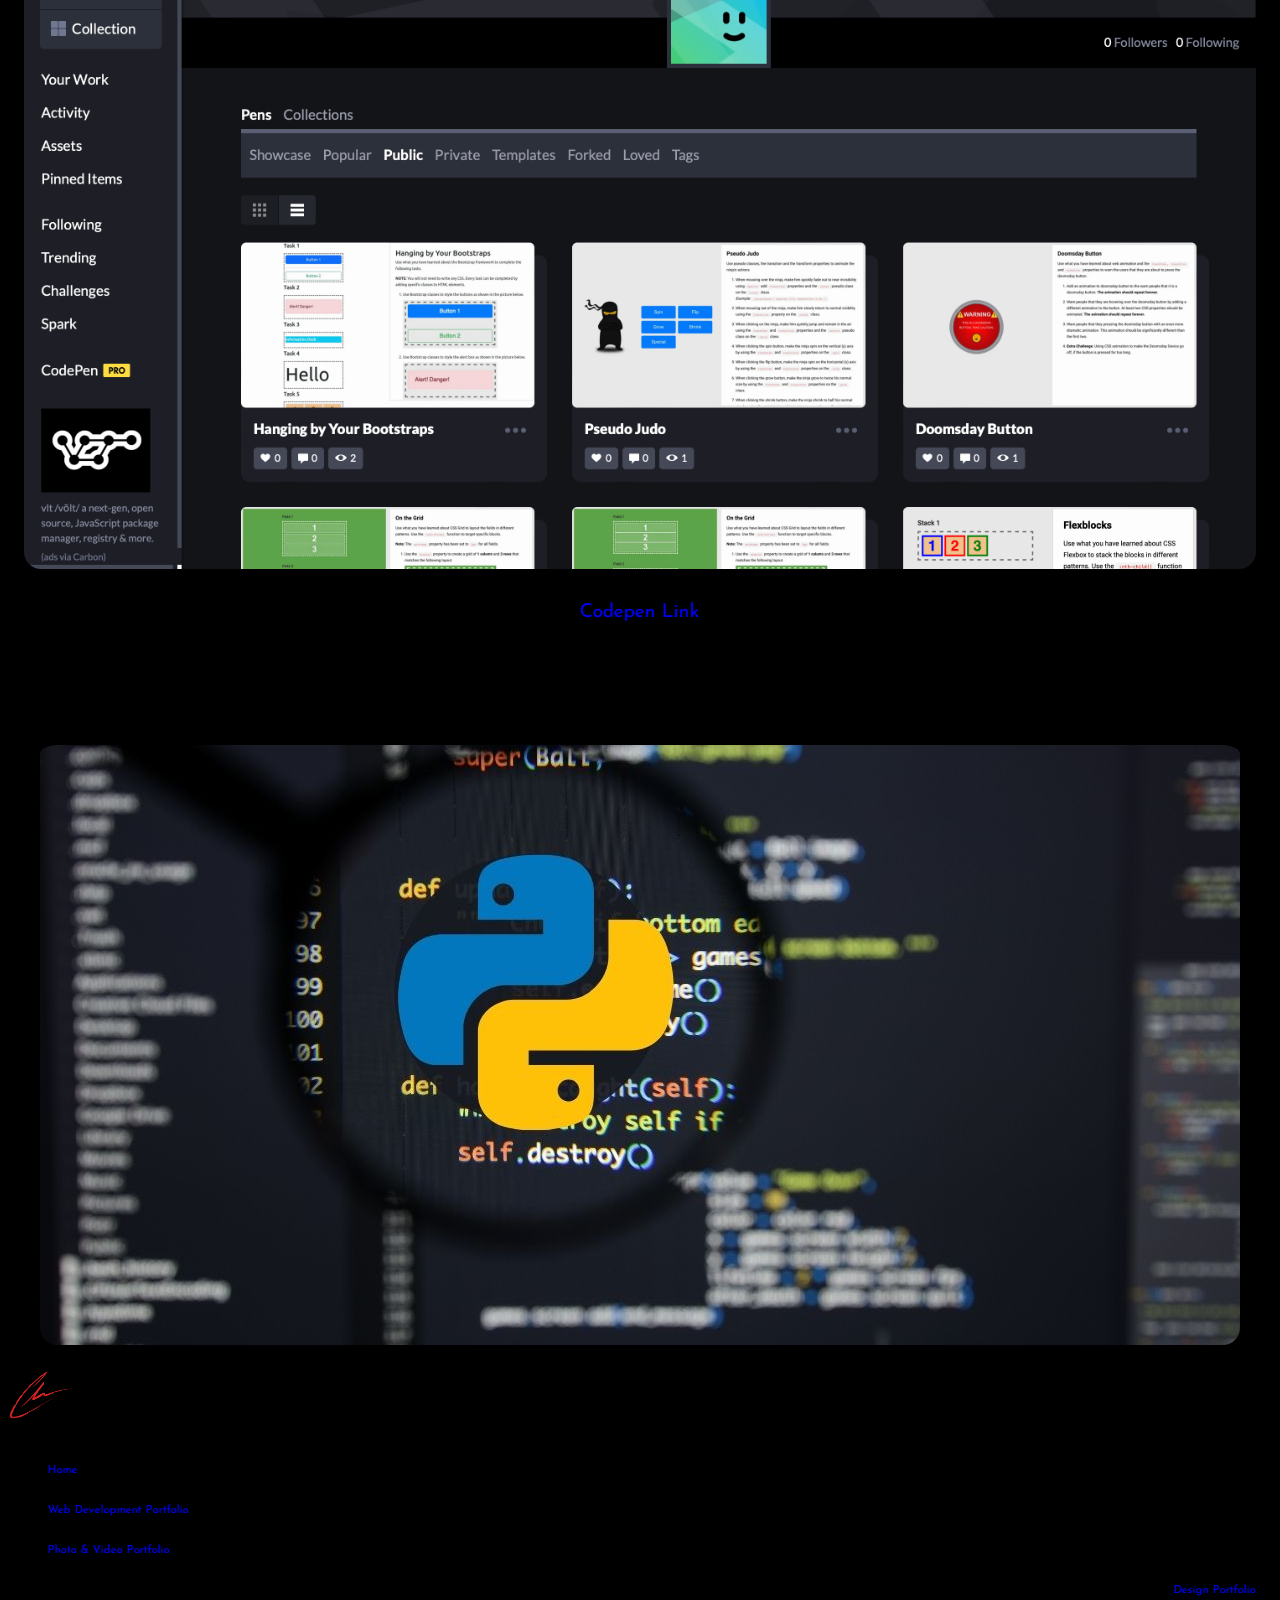
<file: webdev.html>
<!DOCTYPE html>
<html lang="en">
<head>
    <meta charset="UTF-8">
    <meta name="viewport" content="width=device-width, initial-scale=1.0">
    <link
    rel="stylesheet"
    href="https://cdnjs.cloudflare.com/ajax/libs/animate.css/4.1.1/animate.min.css"/>
    <link href="https://cdn.jsdelivr.net/npm/bootstrap@5.3.0/dist/css/bootstrap.min.css" rel="stylesheet" integrity="sha384-9ndCyUaIbzAi2FUVXJi0CjmCapSmO7SnpJef0486qhLnuZ2cdeRhO02iuK6FUUVM" crossorigin="anonymous">
    <link rel="preconnect" href="https://fonts.googleapis.com">
    <link rel="preconnect" href="https://fonts.gstatic.com" crossorigin>
    <link href="https://fonts.googleapis.com/css2?family=Alice&family=Josefin+Sans:ital,wght@0,100;0,200;0,300;0,400;0,500;0,600;1,100;1,200;1,300;1,400;1,500;1,600&display=swap" rel="stylesheet">
    <link href="css/main.css" rel="stylesheet">
    <title>Web Development</title>
</head>
<body>
  <ul class="skip-links">
    <li><a href="#nav">Skip to main nav</a></li>
    <li><a href="#main">Skip to main content</a></li>
  </ul>
    <nav id="nav" class="navbar navbar-expand-lg" role="navigation">
        <div class="container-fluid">
          <a class="text-white navbar-brand" href="index.html" aria-label="link to home page">              
            <img 
            class="logo img-fluid"
            src="images/logo_1091x821.png" 
            alt="designed logo for my portfolio"></a>
          <button class="navbar-toggler text-white collapsed" type="button" data-bs-toggle="collapse" data-bs-target="#navbarNav" aria-controls="navbarNav" aria-expanded="false" aria-label="Toggle navigation">
            <span class="toggler-icon top-bar"></span>
            <span class="toggler-icon middle-bar"></span>
            <span class="toggler-icon bottom-bar"></span>
          </button>
          <div class="collapse navbar-collapse" id="navbarNav">
            <ul class="navbar-nav">
              <li class="nav-item">
                <a class="nav-link text-white" href="index.html">Home</a>
              </li>
              <li class="nav-item">
                <a class="animate__animated animate__bounce nav-link active text-danger" aria-current="page" href="#">Web Development Portfolio</a>
              </li> <!--aria current allows the accessibility user tp know the page theyre on-->
              <li class="nav-item">
                <a class="nav-link text-white" href="photography.html">Photo & Video Portfolio</a>
              </li>
              <li class="nav-item">
                <a class="nav-link text-white" href="design.html">Design Portfolio</a>
              </li>
              <li class="nav-item">
                <a class="nav-link text-white" href="https://docs.google.com/forms/d/e/1FAIpQLSdpJoLG5Jd72EC3zrRH7qX832X0xO9iw9wAME1IFrRc4tsDQA/viewform" target="_blank">Contact Me</a>
              </li>
            </ul>
          </div>
        </div>
      </nav>
      <div class="wrapper" id="main" role="main"> <!--aria role main and id main allow accessibility access to main content-->
        <h1 class="text-center text-danger">
          Interactive Media Design Showcase
        </h1>
        <p class="text-center text-warning">
          Our client, Parthivi Rastogi, is a professor at Algonquin College. She is looking to rebrand her website and showcase her graduates in a new way.

          We built an entirely new website by hand using HTML, CSS, JavaScript, Bootstrap, and also implemented an API script for data collection of students via a Google Form. 
        </p>
        <a class="btn text-white btn-outline-danger" role="button" target="_blank" href="https://mino0027.github.io/imdshowcase/" aria-label="external link to new website page">Built from scratch Live Website</a>

        <a class="btn text-white btn-outline-danger" role="button" target="_blank" href="https://s2024.acimd.ca/" aria-label="external link to old website page">Old Website to Rebrand</a>
        <br>
        <br>
        <h2 role="heading" class="text-white animate__animated animate__fadeInDownBig text-center">
          This entire site obivously!
        </h2>
        <p class="text-danger">
          On top my HTML and CSS experience I have work in Shopify, Wordpress, and Drupal! 
        </p>
        <div class="padding-git animate__animated animate__flipInX">
          <img 
              class="git img-fluid"
              srcset="
              images/git_1232x683.png 512w,
              images/git.png 992w"
              sizes="
              (min-width:992px) 992px, 100vw"
              src="git.png" 
              alt="github for chris minosora web development portfolio">
        </div>
        <a class="btn text-danger btn-outline-danger" role="button" target="_blank" href="https://github.com/mino0027" aria-label="external link to github page">Github Link</a>
        <div class="padding-git animate__animated animate__flipInY">
          <img 
              class="git pen img-fluid"
              srcset="
              images/pen_1232x683.png 512w,
              images/pen.png 992w"
              sizes="
              (min-width:992px) 992px, 100vw"
              src="pen.png" 
              alt="codepen for chris minosora web development portfolio">
        </div>
        <a class="btn text-danger btn-outline-danger" role="button" target="_blank" href="https://codepen.io/mino0027/pens/public" aria-label="external link to codepen page">Codepen Link</a>
        <div role="complementary" class="padding-git">
          <h2 class="text-white cover">
            Coming 2025 - Python
          </h2>
          <img 
              class="git pen js img-fluid"
              srcset="
              images/p_1000x500.jpeg 512w,
              images/p_1200x600.jpeg 992w"
              sizes="
              (min-width:992px) 992px, 100vw"
              src="js_1200x600.jpeg" 
              alt="python placeholder for chris minosora web development portfolio">
        </div>
      </div>
      <footer role="contentinfo"> <!--this area is a smaller nav to allow user to get somewhere from the bottom of a page-->
        <nav class="navbar navbar-expand">
          <div class="container-fluid">
            <a class="text-white navbar-brand" href="index.html" aria-label="link to home page">
              <img 
              class="logo img-fluid"
              src="images/logo_1091x821.png" 
              alt="designed logo for my portfolio">
            </a>
            <div class="collapse navbar-collapse">
              <ul class="navbar-nav">
                <li class="nav-item">
                  <a class="nav-link text-white" href="index.html" aria-label="link to home page">Home</a>
                </li>
                <li class="nav-item active"> <!--aria current allows the accessibility user tp know the page theyre on-->
                  <a class="nav-link text-danger" aria-current="page"  href="#">Web Development Portfolio</a>
                </li>
                <li class="nav-item">
                  <a class="nav-link text-white" href="photography.html" aria-label="link to photo and video page">Photo & Video Portfolio</a>
                </li>
                <li class="nav-item">
                  <a class="nav-link text-white" href="design.html" aria-label="link to design page">Design Portfolio</a>
                </li> <!--aria labels (used throughout every link on page) allows accessibility user to know what the link does-->
              </ul>
            </div>
            <div class="copyright text-danger">
              <p>
                &copy; Copyright minosora 2024
              </p>
            </div>
          </div>
        </nav>
      </footer>
    <script src="https://cdn.jsdelivr.net/npm/bootstrap@5.3.0/dist/js/bootstrap.bundle.min.js" integrity="sha384-geWF76RCwLtnZ8qwWowPQNguL3RmwHVBC9FhGdlKrxdiJJigb/j/68SIy3Te4Bkz" crossorigin="anonymous"></script>
</body>
</html>
</file>
<file: css/main.css>
.skip-links{
    list-style: none;
    margin: 0;
    padding: 0;
  }
  .skip-links a{
    position: absolute;
    top: -3em;
    background-color: black;
    color:white;
    padding: .5em 1em;
    font-weight: bold;
  }
/* hides skip links for regular users*/

:root {
    --brandcolor: black;
    --brandone: white;
    --brandtwo: rgb(216, 36, 36);
}
/* creating variables above */


body {
    font-family: 'Josefin Sans', sans-serif;
}

.logo {
    width: 70px;
}

/*currently deciding on colors, black/white as placeholders */
/* font-family: 'Alice', serif;
font-family: 'Josefin Sans', sans-serif; for fonts*/
.wrapper {
    margin-left: 1rem;
    margin-right: 1rem;
    text-align: center;
    padding: 0;
}
img {
    max-width: 100%;
}

.borderclass {
    border-radius: 20px;
}

/* on page load animation*/

.load {
    animation-name: homeopen;
    animation-duration: 3s;
}

@keyframes homeopen {
    from {
        opacity: 0;
        filter: blur(150px);
        border-radius: 0;
    }
    to {
        opacity: 1;
        filter: blur(0);
        border-radius: 25px;
    }
}

/* on page load animation*/


body {
    background-color: var(--brandcolor);
}
/* first use but will be used plenty more, using a custom variable we now can adjust colors and use brand colors everywhere that would change if the parent varaivle at the top of the css was changed*/

/* adding a seemless transition from hamburger to X on mobile */

.navbar-toggler:focus,
.navbar-toggler:active,
.navbar-toggler-icon:focus {
    outline: none;
    box-shadow: none;
    border: 0;
}
/* outlining required states of hamburger of how to look*/

.toggler-icon{
    width: 30px;
    height: 3px;
    background-color: var(--brandone);
    display: block;
    transition: all 0.2s;
} /* outlines length of transition to X */

/* Adds Space between the lines */
.middle-bar{
    margin: 5px auto;
}

/*  when hamburger navbar is opened (START) */
.navbar-toggler .top-bar {
    transform: rotate(45deg);
    transform-origin: 10% 10%;
}

.navbar-toggler .middle-bar {
    opacity: 0;
}

/* alpha allows the item to blend/ opactity to the background */

.navbar-toggler .bottom-bar {
    transform: rotate(-45deg);
    transform-origin: 10% 90%;
}
/* when hamburger is opened (END) */

/* when hamburger is X (START) */
.navbar-toggler.collapsed .top-bar {
    transform: rotate(0);
}

.navbar-toggler.collapsed .middle-bar {
    opacity: 1;
}

.navbar-toggler.collapsed .bottom-bar {
    transform: rotate(0);
}
/* when hamburger is X (END) */

h1 {
    font-weight: 600;
    color: var(--brandone);
}

h2 {
    padding-bottom: 1rem;
    font-weight: 600;
    text-align: justify;
}

p {
    padding: 0;
    margin: 0;
}

.paraone {
    color: var(--brandone);
    text-align: center;
    font-size: .9rem;
}

.standout {
    color: var(--brandtwo);
    font-size: .9rem;
    font-weight: bolder;
    line-height: 0;
}

.paratwo {
    text-align: justify;
}
.parathree {
    text-align: justify;
}

a {
    text-decoration: none;
}

.gridimg {
    border-radius: 25px;
}

.gridas {
    text-decoration: none;
}


/* adds to BS animate to add a lengthier delay */
.animate__rubberBand {
    animation-delay: 9s;
}
.animate__fadeIn {
    animation-delay: 8s;  
}
.animate__zoomInUp {
    animation-delay: 8s;  
}
.animate__fadeInDown {
    animation-delay: 8s;  
}

/* feedback recieved said make text bigger*/
body {
    font-size: 1.2rem;
    line-height: 2.5rem;
}

footer {
    font-size: .4rem;
}footer :nth-child(4){
    text-align: right;
    padding-right: 1rem;
}

.copyright {
    height: min-content;
}

/* web dev css following */
.git {
    border-radius: 17px;
}

.padding-git {
    padding-bottom: .5rem;
}

.pen {
    padding-top: .5rem;
}

.cover {
    padding-top: 1rem;
    padding-bottom: 0;
    text-align: center;
}

/* design html css */

.parafour {
    text-align: justify;
}

/* attempting to change carsouel colors*/

.carousel-control-prev-icon {
    background-image: url("data:image/svg+xml;charset=utf8,%3Csvg xmlns='http://www.w3.org/2000/svg' fill='rgb(216, 36, 36)' viewBox='0 0 8 8'%3E%3Cpath d='M5.25 0l-4 4 4 4 1.5-1.5-2.5-2.5 2.5-2.5-1.5-1.5z'/%3E%3C/svg%3E");
}

.carousel-control-next-icon {
    background-image: url("data:image/svg+xml;charset=utf8,%3Csvg xmlns='http://www.w3.org/2000/svg' fill='rgb(216, 36, 36)' viewBox='0 0 8 8'%3E%3Cpath d='M2.75 0l-1.5 1.5 2.5 2.5-2.5 2.5 1.5 1.5 4-4-4-4z'/%3E%3C/svg%3E");
}
/*it works!*/

/* when BS nav changes formation, the rest of the site will change, reflecting the new "desktop" type view*/
@media screen and (min-width: 992px){
    footer {
        font-size: .7rem;
    }
  }

.text-white:hover {
    color: var(--brandtwo) !important;
}

.latestDesign:hover {
    color: pink !important;
}
</file>
